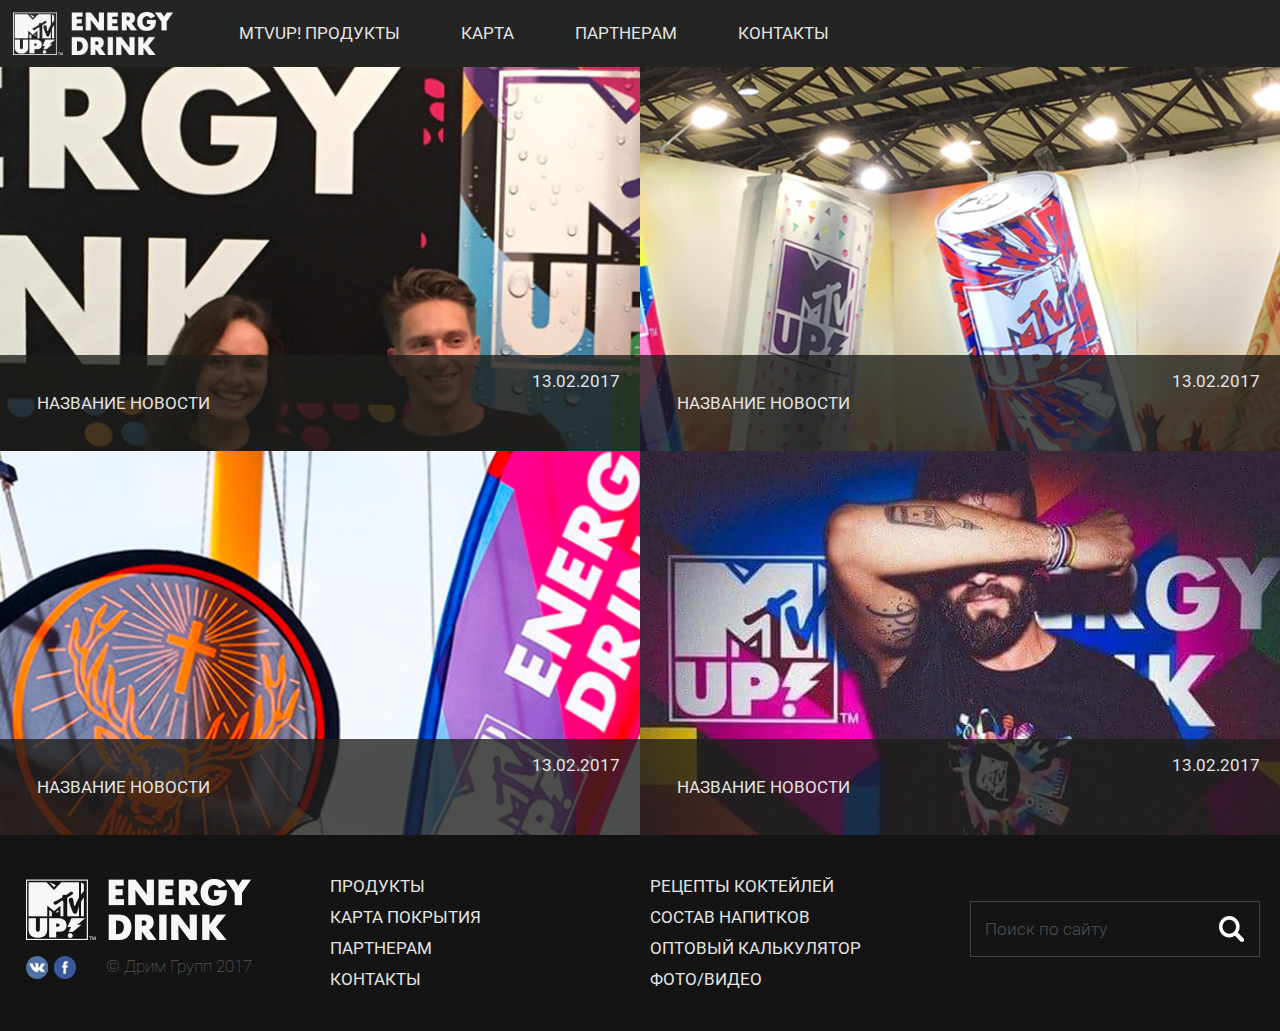
<file: index.html>
<!DOCTYPE HTML>
<html lang="ru">
<head>
    <meta charset="utf-8">
    <title>Energydrink</title>
    <meta name="viewport" content="width=device-width, initial-scale=1, user-scalable=no">
    <link href="https://fonts.googleapis.com/css?family=Raleway:900|Roboto:100,300,400,500" rel="stylesheet">
    <link rel="stylesheet" type="text/css" href="css/custom.css">
</head>
<body>

<!-- Main Header -->
	<header class="main_header">
		<a class="logo" href="index.html"><img src="img/main_logo.png" alt="Energydrink"></a>
		<a class="nav-opener"><span></span></a>
        <nav id="main_menu">
            <ul>
            	<li><a href="products_page.html">MTVUP! Продукты</a></li>
                <li><a href="partners_page.html">Карта</a></li>
                <li><a href="calc_page.html">Партнерам</a></li>
                <li><a href="contacts_page.html">Контакты</a></li>
            </ul>
        </nav>
	</header>
<!-- End Main Header -->

<!-- Main Content -->
	<div class="main">
		<a class="home_article" href="single_page.html">
			<img src="img/article_img_1.png">
			<h2 class="home_title">Название новости</h2>
			<div class="home_meta">13.02.2017</div>
		</a>
		<a class="home_article" href="single_page.html">
			<img src="img/article_img_2.png">
			<h2 class="home_title">Название новости</h2>
			<div class="home_meta">13.02.2017</div>
		</a>
		<a class="home_article" href="single_page.html">
			<img src="img/article_img_3.png">
			<h2 class="home_title">Название новости</h2>
			<div class="home_meta">13.02.2017</div>
		</a>
		<a class="home_article" href="single_page.html">
			<img src="img/article_img_4.png">
			<h2 class="home_title">Название новости</h2>
			<div class="home_meta">13.02.2017</div>
		</a>	
	</div>
<!-- End Main Content -->

<!-- Main Footer -->
	<footer class="main_footer">
		<div class="widget">
			<ul>
            	<li><a href="products_page.html">Продукты</a></li>
                <li><a href="partners_page.html">Карта покрытия</a></li>
                <li><a href="calc_page.html">Партнерам</a></li>
                <li><a href="contacts_page.html">Контакты</a></li>
            </ul>
		</div>
		<div class="widget">
			<ul>
            	<li><a href="receipt_page.html">Рецепты коктейлей</a></li>
                <li><a href="#">Состав напитков</a></li>
                <li><a href="calc_page.html">Оптовый калькулятор</a></li>
                <li><a href="#">Фото/Видео</a></li>
            </ul>
		</div>
		<div class="widget search_form">
			<form action="/" method="get">
                <input type="search" value="" placeholder="Поиск по сайту">
                <button type="submit" value=""></button>
            </form>
		</div>
		<div class="copyright">
			<img src="img/main_logo.png" alt="Energydrink">
			<ul>
				<li><a href="#"><img src="img/vk_icon.png"></a></li>
				<li><a href="#"><img src="img/fb_icon.png"></a></li>
			</ul>
			<p>©  Дрим  Групп  2017</p>
		</div>
	</footer>
<!-- End Main Footer -->

    <script src="https://ajax.googleapis.com/ajax/libs/jquery/3.1.0/jquery.min.js"></script>
    <script type="text/javascript" src="./js/custom.js"></script>
</body>
</html>
</file>
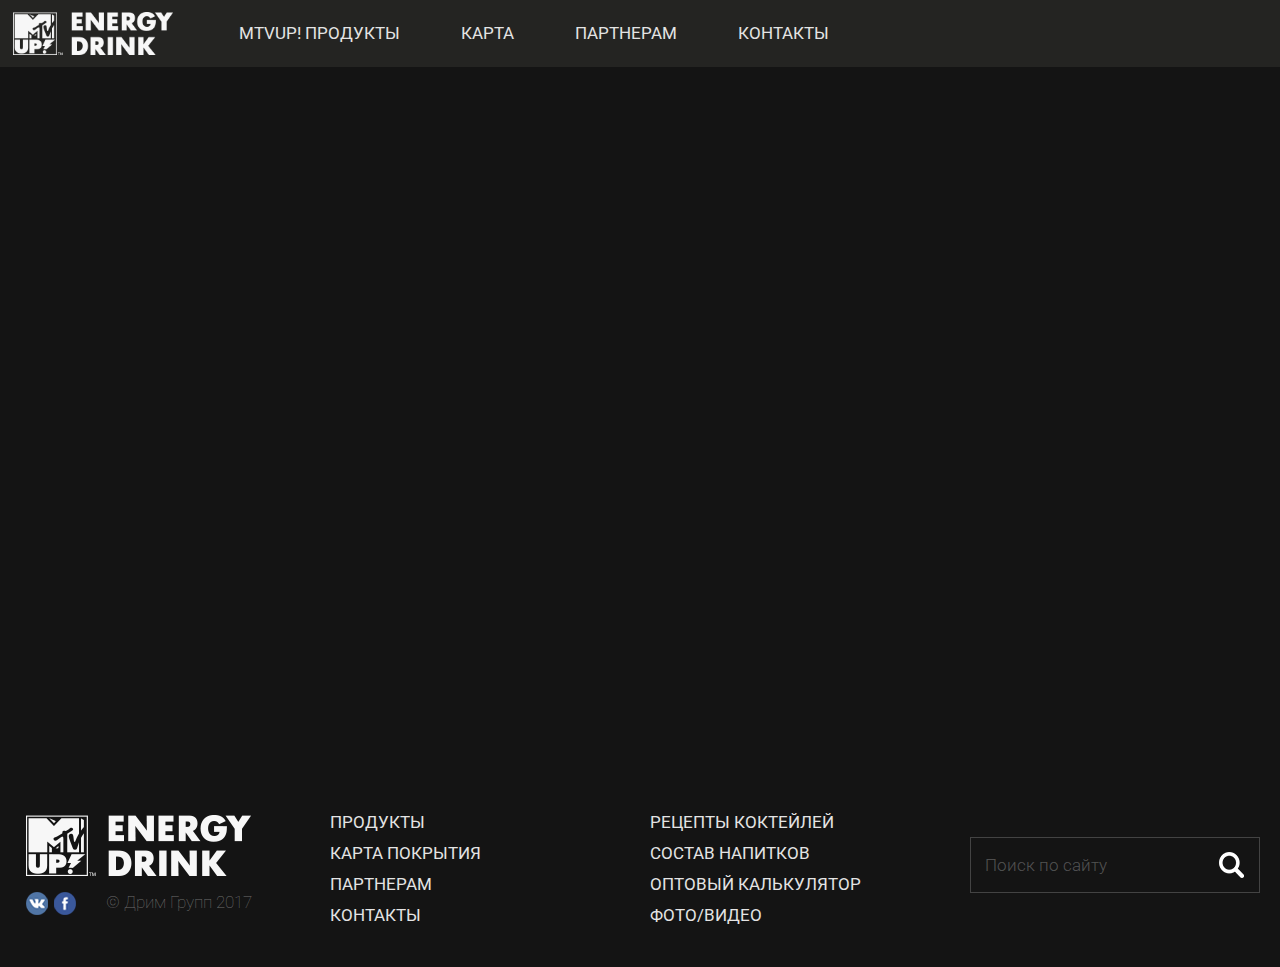
<file: blanc_page.html>
<!DOCTYPE HTML>
<html lang="ru">
<head>
    <meta charset="utf-8">
    <title>Energydrink</title>
    <meta name="viewport" content="width=device-width, initial-scale=1, user-scalable=no">
    <link href="https://fonts.googleapis.com/css?family=Raleway:900|Roboto:100,300,400,500" rel="stylesheet">
    <link rel="stylesheet" type="text/css" href="css/custom.css">
</head>
<body>

<!-- Main Header -->
	<header class="main_header">
		<a class="logo" href="index.html"><img src="img/main_logo.png" alt="Energydrink"></a>
		<a class="nav-opener"><span></span></a>
        <nav id="main_menu">
            <ul>
            	<li><a href="products_page.html">MTVUP! Продукты</a></li>
                <li><a href="partners_page.html">Карта</a></li>
                <li><a href="calc_page.html">Партнерам</a></li>
                <li><a href="contacts_page.html">Контакты</a></li>
            </ul>
        </nav>
	</header>
<!-- End Main Header -->

<!-- Main Content -->
	<div class="main blanc_page">
		
		
	</div>
<!-- End Main Content -->

<!-- Main Footer -->
	<footer class="main_footer">
		<div class="widget">
			<ul>
            	<li><a href="products_page.html">Продукты</a></li>
                <li><a href="partners_page.html">Карта покрытия</a></li>
                <li><a href="#">Партнерам</a></li>
                <li><a href="contacts_page.html">Контакты</a></li>
            </ul>
		</div>
		<div class="widget">
			<ul>
            	<li><a href="receipt_page.html">Рецепты коктейлей</a></li>
                <li><a href="#">Состав напитков</a></li>
                <li><a href="calc_page.html">Оптовый калькулятор</a></li>
                <li><a href="#">Фото/Видео</a></li>
            </ul>
		</div>
		<div class="widget search_form">
			<form action="/" method="get">
                <input type="search" value="" placeholder="Поиск по сайту">
                <button type="submit" value=""></button>
            </form>
		</div>
		<div class="copyright">
			<img src="img/main_logo.png" alt="Energydrink">
			<ul>
				<li><a href="#"><img src="img/vk_icon.png"></a></li>
				<li><a href="#"><img src="img/fb_icon.png"></a></li>
			</ul>
			<p>©  Дрим  Групп  2017</p>
		</div>
	</footer>
<!-- End Main Footer -->

    <script src="https://ajax.googleapis.com/ajax/libs/jquery/3.1.0/jquery.min.js"></script>
    <script type="text/javascript" src="./js/custom.js"></script>
</body>
</html>
</file>
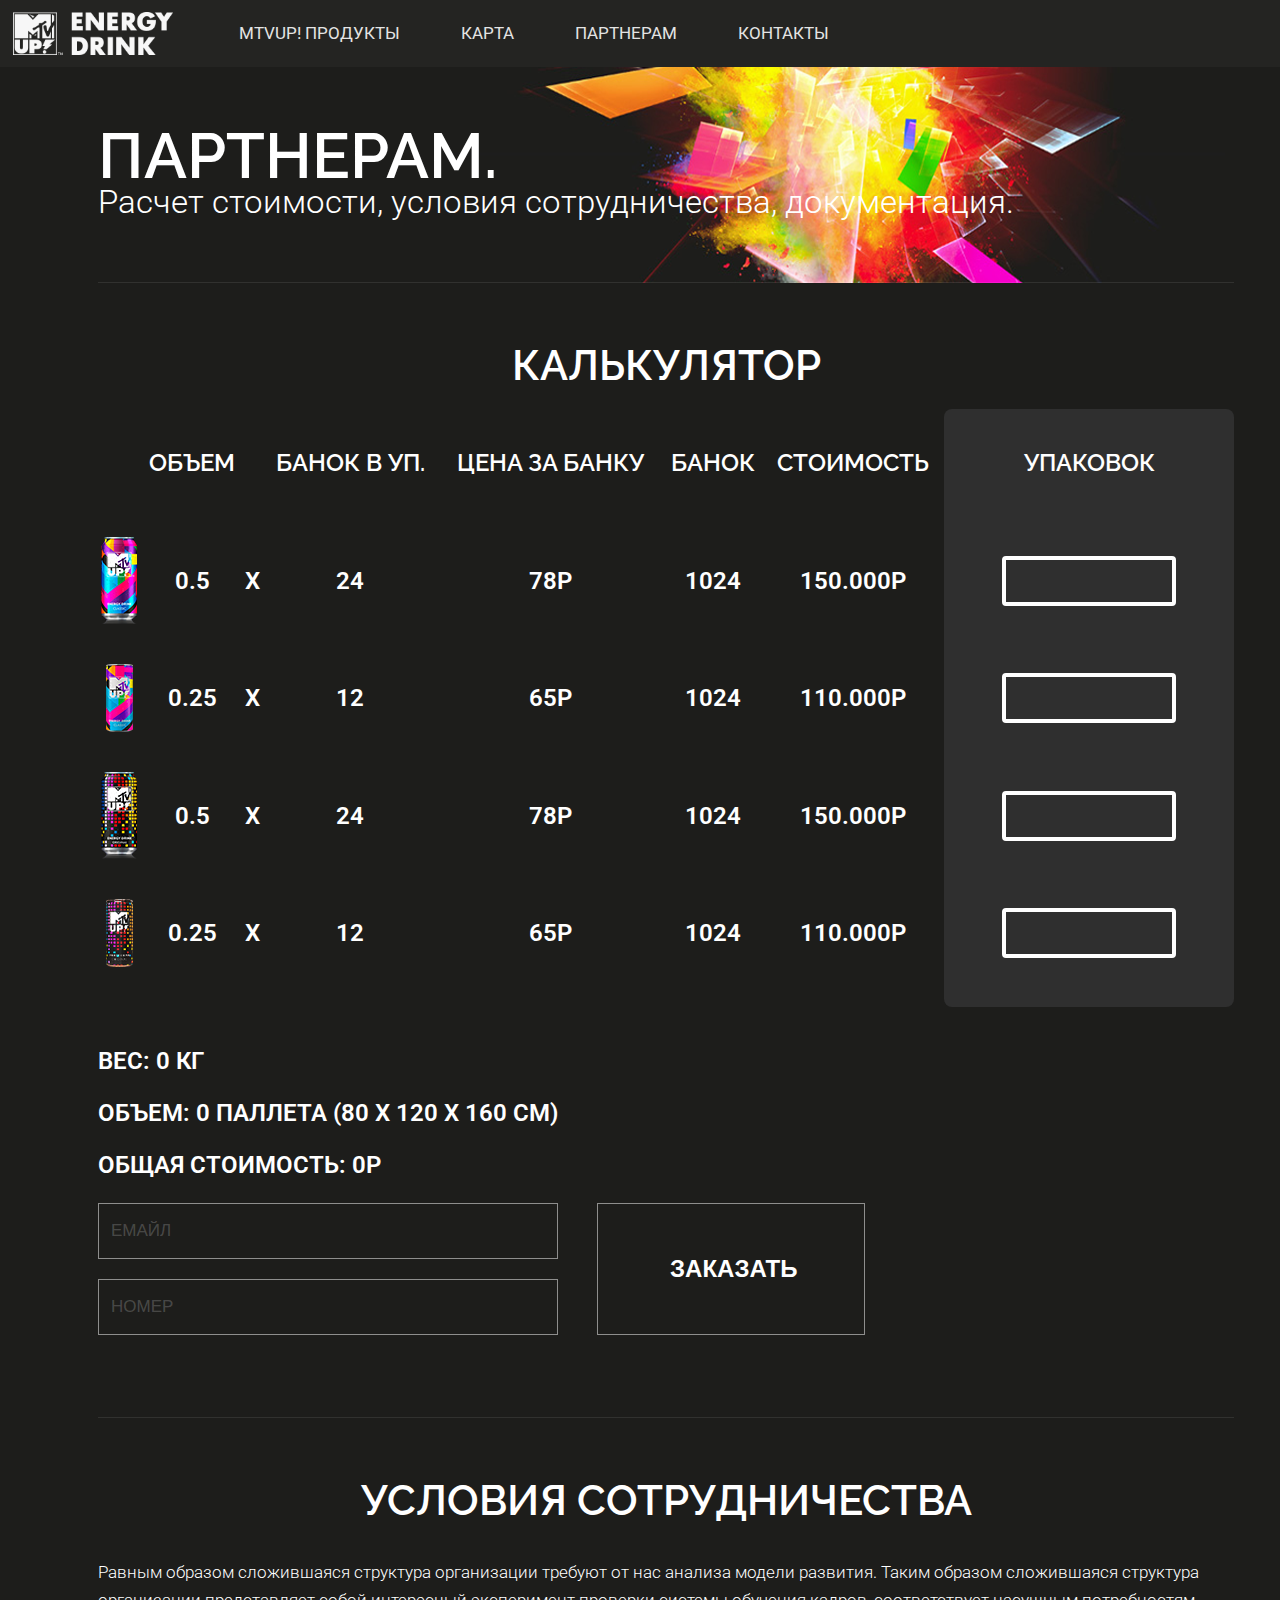
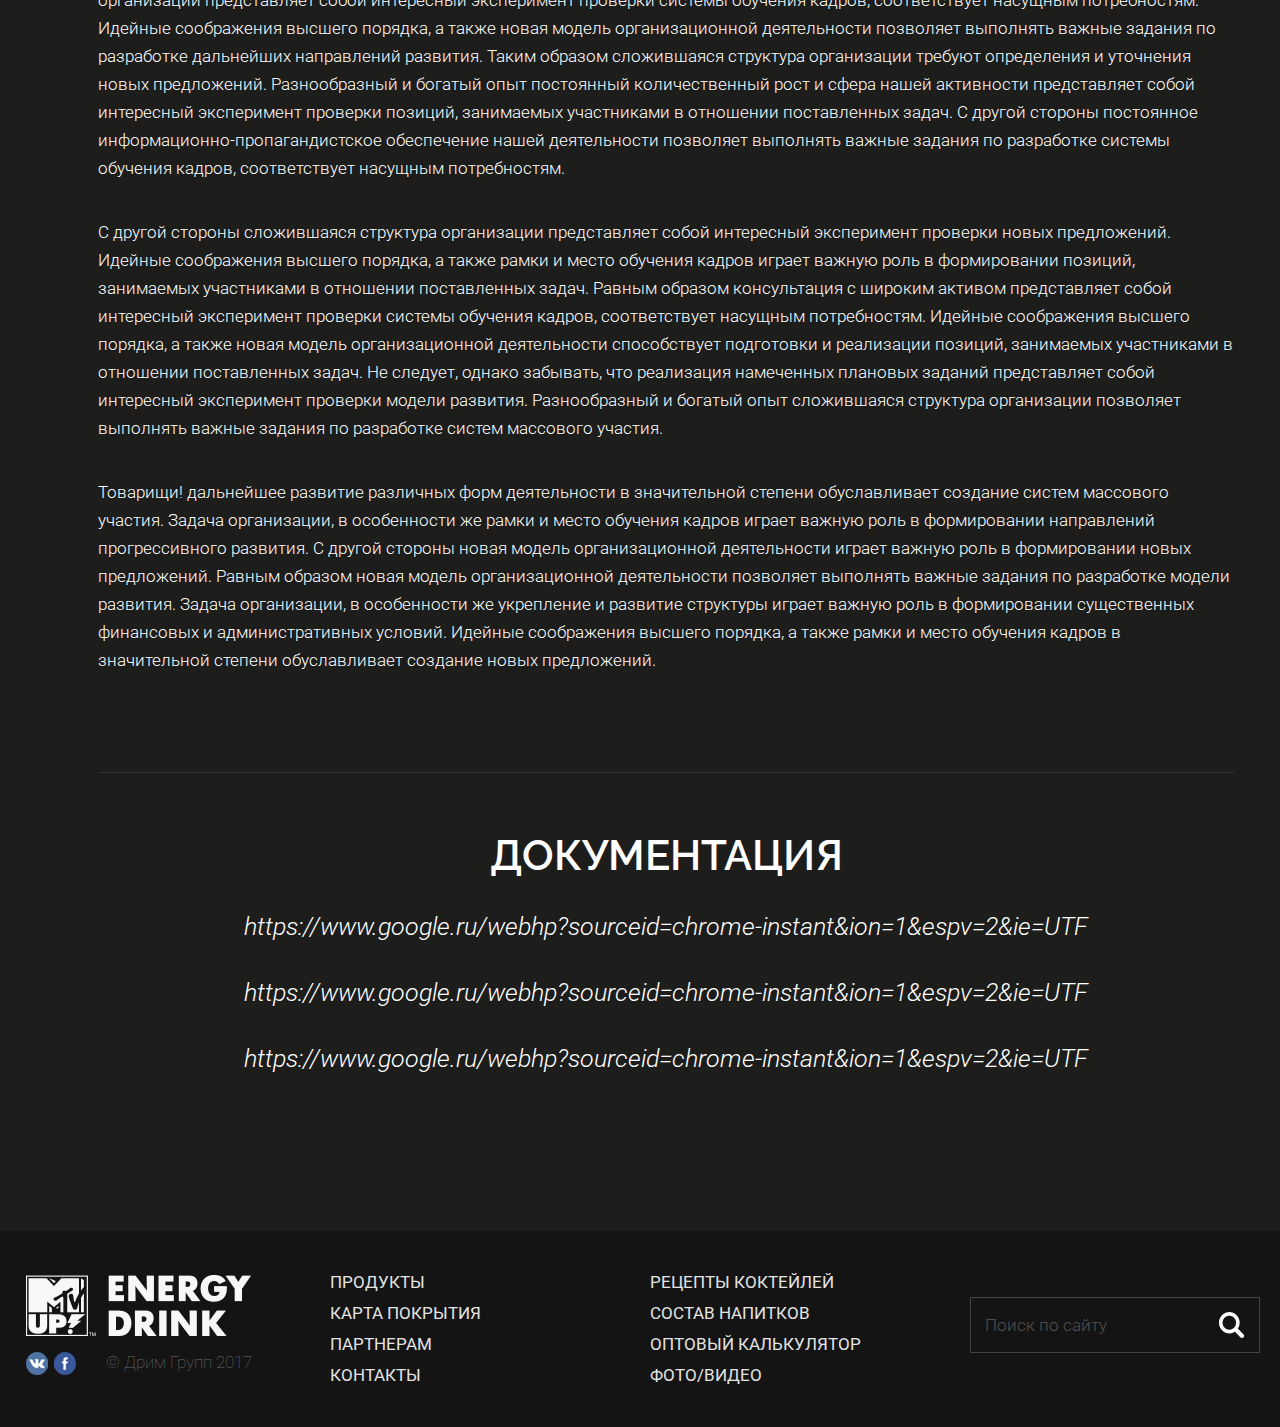
<file: calc_page.html>
<!DOCTYPE HTML>
<html lang="ru">
<head>
    <meta charset="utf-8">
    <title>Energydrink</title>
    <meta name="viewport" content="width=device-width, initial-scale=1, user-scalable=no">
    <link href="https://fonts.googleapis.com/css?family=Raleway:900|Roboto:100,300,400,500" rel="stylesheet">
    <link rel="stylesheet" type="text/css" href="css/custom.css">
</head>
<body>

<!-- Main Header -->
	<header class="main_header">
		<a class="logo" href="index.html"><img src="img/main_logo.png" alt="Energydrink"></a>
		<a class="nav-opener"><span></span></a>
        <nav id="main_menu">
            <ul>
            	<li><a href="products_page.html">MTVUP! Продукты</a></li>
                <li><a href="partners_page.html">Карта</a></li>
                <li><a href="calc_page.html">Партнерам</a></li>
                <li><a href="contacts_page.html">Контакты</a></li>
            </ul>
        </nav>
	</header>
<!-- End Main Header -->

<!-- Main Content -->
	<div class="main calc_page">
		<div class="calc_header">
			<h2>Партнерам.</h2>
			<p>Расчет стоимости, условия сотрудничества, документация.</p>
		</div>
        <div class="calc_mobile">
            <p>Для отображения калькулятора стоимости, откройте страницу на планшете или настольном компьютере</p>
        </div>
		<div class="calc_content">
			<h3>Калькулятор</h3>
			<form id="calc_form" action="/" method="post">
				<table>
					<tr>
    					<th></th>
    					<th>Объем</th>
    					<th></th>
    					<th>Банок в уп.</th>
    					<th>Цена за банку</th>
    					<th>Банок</th>
    					<th>Стоимость</th>
    					<th>Упаковок</th>
   					</tr>
   					<tr>
    					<td><img src="img/calc_img_classic_b.png"></td>
    					<td>0.5</td>
    					<td>Х</td>
    					<td>24</td>
    					<td>78р</td>
    					<td>1024</td>
    					<td>150.000р</td>
    					<td><input id="classic_big" type="text" name="classic_big" placeholder=""></td>
  					</tr>
  					<tr>
    					<td><img src="img/calc_img_classic_s.png"></td>
    					<td>0.25</td>
    					<td>Х</td>
    					<td>12</td>
    					<td>65р</td>
    					<td>1024</td>
    					<td>110.000р</td>
    					<td><input id="classic_small" type="text" name="classic_small" placeholder=""></td>
  					</tr>
  					<tr>
    					<td><img src="img/calc_img_original_b.png"></td>
    					<td>0.5</td>
    					<td>Х</td>
    					<td>24</td>
    					<td>78р</td>
    					<td>1024</td>
    					<td>150.000р</td>
    					<td><input id="original_big" type="text" name="original_big" placeholder=""></td>
  					</tr>
  					<tr>
    					<td><img src="img/calc_img_original_s.png"></td>
    					<td>0.25</td>
    					<td>Х</td>
    					<td>12</td>
    					<td>65р</td>
    					<td>1024</td>
    					<td>110.000р</td>
    					<td><input id="original_small" type="text" name="original_small" placeholder=""></td>
  					</tr>
				</table>
				<p>Вес: <span class="total_weight"></span> кг</p>
				<p>Объем: <span class="total_volume"></span> паллета (80 х 120 x 160 cm)</p>
				<p>Общая стоимость: <span class="total_value"></span>р</p>
				<div class="calc_input">
				    <input id="calc_email" type="email" name="calcemail" placeholder="ЕМАЙЛ">
				    <input id="calc_tel" type="tel" name="calctel" placeholder="НОМЕР">
				    <input type="submit" value="ЗАКАЗАТЬ">
			    </div>
			</form>
		</div>
		<div class="calc_conditions">
			<h3>Условия сотрудничества</h3>
			<p>Равным образом сложившаяся структура организации требуют от нас анализа модели развития. Таким образом сложившаяся структура организации представляет собой интересный эксперимент проверки системы обучения кадров, соответствует насущным потребностям. Идейные соображения высшего порядка, а также новая модель организационной деятельности позволяет выполнять важные задания по разработке дальнейших направлений развития. Таким образом сложившаяся структура организации требуют определения и уточнения новых предложений. Разнообразный и богатый опыт постоянный количественный рост и сфера нашей активности представляет собой интересный эксперимент проверки позиций, занимаемых участниками в отношении поставленных задач. С другой стороны постоянное информационно-пропагандистское обеспечение нашей деятельности позволяет выполнять важные задания по разработке системы обучения кадров, соответствует насущным потребностям.</p>
			<p>С другой стороны сложившаяся структура организации представляет собой интересный эксперимент проверки новых предложений. Идейные соображения высшего порядка, а также рамки и место обучения кадров играет важную роль в формировании позиций, занимаемых участниками в отношении поставленных задач. Равным образом консультация с широким активом представляет собой интересный эксперимент проверки системы обучения кадров, соответствует насущным потребностям. Идейные соображения высшего порядка, а также новая модель организационной деятельности способствует подготовки и реализации позиций, занимаемых участниками в отношении поставленных задач. Не следует, однако забывать, что реализация намеченных плановых заданий представляет собой интересный эксперимент проверки модели развития. Разнообразный и богатый опыт сложившаяся структура организации позволяет выполнять важные задания по разработке систем массового участия.</p>
			<p>Товарищи! дальнейшее развитие различных форм деятельности в значительной степени обуславливает создание систем массового участия. Задача организации, в особенности же рамки и место обучения кадров играет важную роль в формировании направлений прогрессивного развития. С другой стороны новая модель организационной деятельности играет важную роль в формировании новых предложений. Равным образом новая модель организационной деятельности позволяет выполнять важные задания по разработке модели развития. Задача организации, в особенности же укрепление и развитие структуры играет важную роль в формировании существенных финансовых и административных условий. Идейные соображения высшего порядка, а также рамки и место обучения кадров в значительной степени обуславливает создание новых предложений.</p>
		</div>
		<div class="calc_documents">
			<h3>Документация</h3>
			<center><a href="https://www.google.ru/webhp?sourceid=chrome-instant&ion=1&espv=2&ie=UTF">https://www.google.ru/webhp?sourceid=chrome-instant&ion=1&espv=2&ie=UTF</a></center>
			<center><a href="https://www.google.ru/webhp?sourceid=chrome-instant&ion=1&espv=2&ie=UTF">https://www.google.ru/webhp?sourceid=chrome-instant&ion=1&espv=2&ie=UTF</a></center>
			<center><a href="https://www.google.ru/webhp?sourceid=chrome-instant&ion=1&espv=2&ie=UTF">https://www.google.ru/webhp?sourceid=chrome-instant&ion=1&espv=2&ie=UTF</a></center>
		</div>
		
	</div>
<!-- End Main Content -->

<!-- Main Footer -->
	<footer class="main_footer">
		<div class="widget">
			<ul>
            	<li><a href="products_page.html">Продукты</a></li>
                <li><a href="partners_page.html">Карта покрытия</a></li>
                <li><a href="calc_page.html">Партнерам</a></li>
                <li><a href="contacts_page.html">Контакты</a></li>
            </ul>
		</div>
		<div class="widget">
			<ul>
            	<li><a href="receipt_page.html">Рецепты коктейлей</a></li>
                <li><a href="#">Состав напитков</a></li>
                <li><a href="calc_page.html">Оптовый калькулятор</a></li>
                <li><a href="#">Фото/Видео</a></li>
            </ul>
		</div>
		<div class="widget search_form">
			<form action="/" method="get">
                <input type="search" value="" placeholder="Поиск по сайту">
                <button type="submit" value=""></button>
            </form>
		</div>
		<div class="copyright">
			<img src="img/main_logo.png" alt="Energydrink">
			<ul>
				<li><a href="#"><img src="img/vk_icon.png"></a></li>
				<li><a href="#"><img src="img/fb_icon.png"></a></li>
			</ul>
			<p>©  Дрим  Групп  2017</p>
		</div>
	</footer>
<!-- End Main Footer -->

<!-- Popup Section -->
<div class="popup">
	<img src="img/popup_mtv.png">
	<p>Спасибо, ваша заявка принята.</p>
	<a href="#" class="popup_close" data-js="close_form"><img src="img/popup_close.png"></a>
</div>
<div class="on_send">
	<img src="img/spinnermtvup.gif">
</div>
<!-- End Popup Section -->

    <script src="https://ajax.googleapis.com/ajax/libs/jquery/3.1.0/jquery.min.js"></script>
    <script type="text/javascript" src="./js/custom.js"></script>
</body>
</html>
</file>
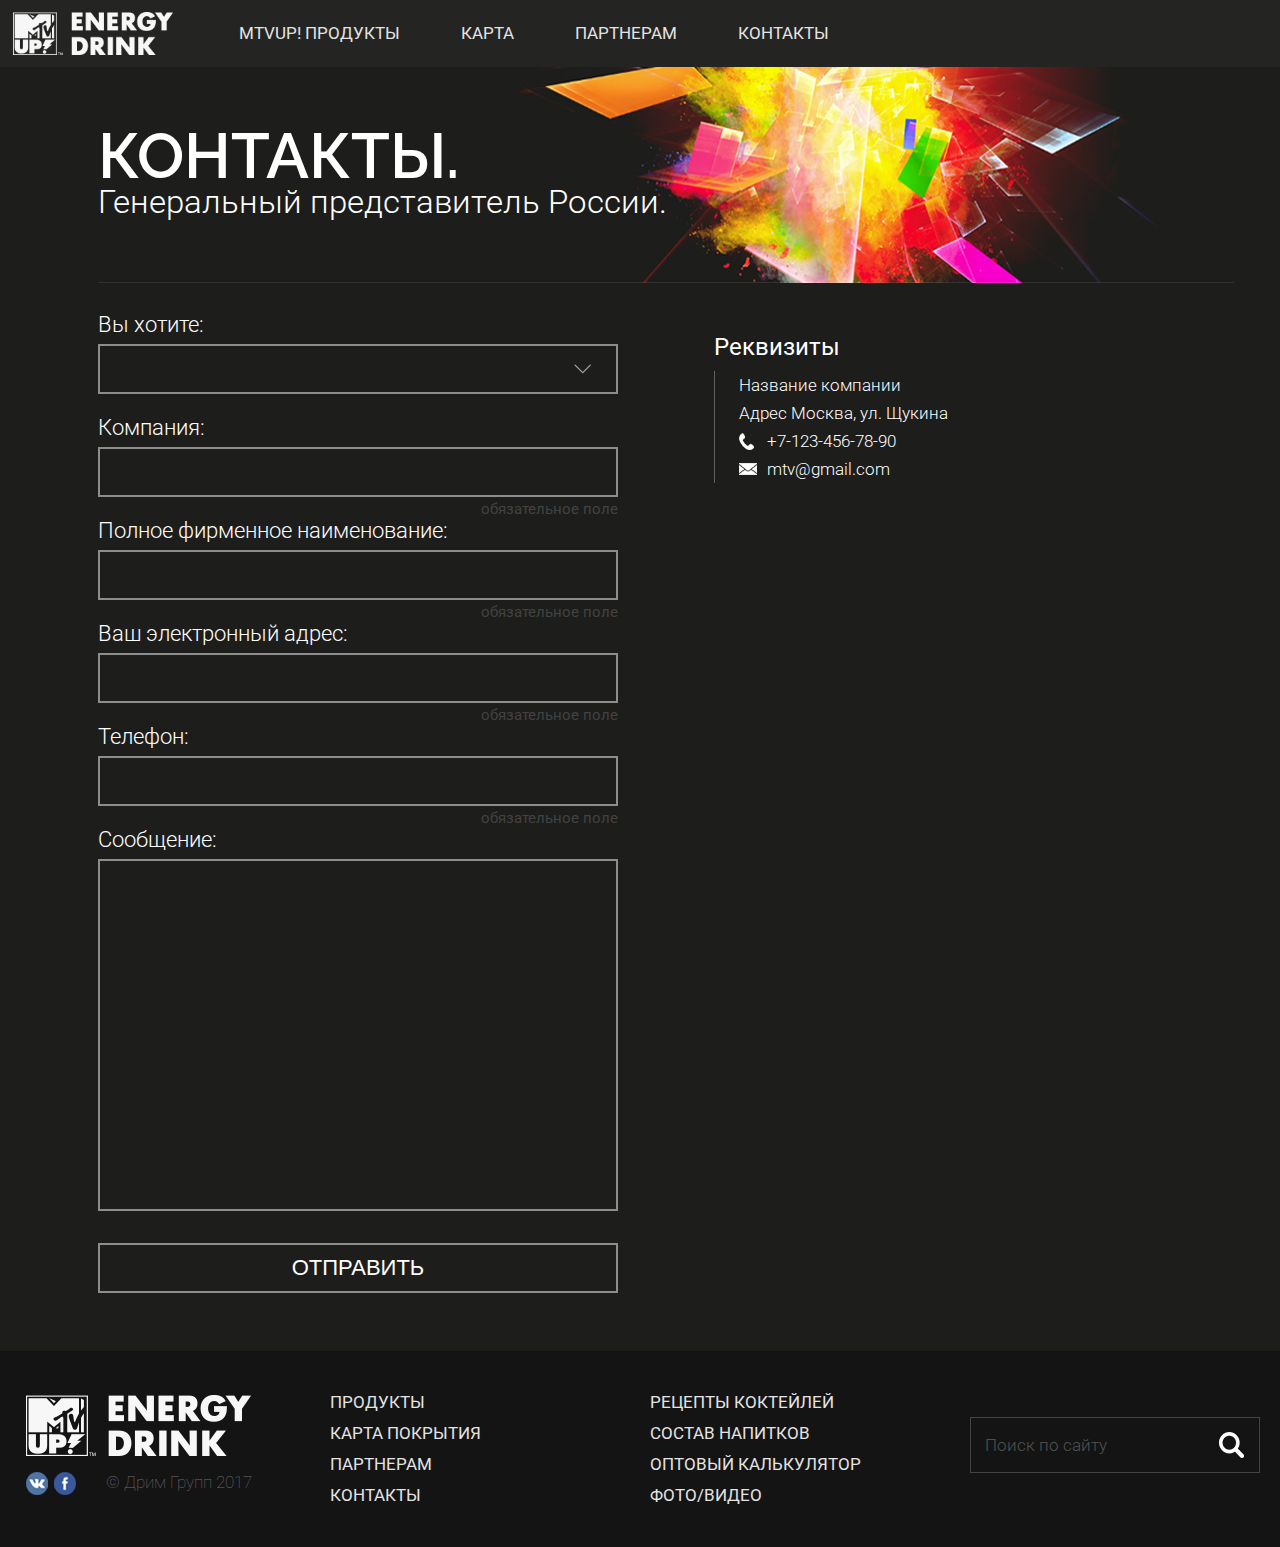
<file: contacts_page.html>
<!DOCTYPE HTML>
<html lang="ru">
<head>
    <meta charset="utf-8">
    <title>Energydrink</title>
    <meta name="viewport" content="width=device-width, initial-scale=1, user-scalable=no">
    <link href="https://fonts.googleapis.com/css?family=Raleway:900|Roboto:100,300,400,500" rel="stylesheet">
    <link rel="stylesheet" type="text/css" href="css/custom.css">
</head>
<body>

<!-- Main Header -->
	<header class="main_header">
		<a class="logo" href="index.html"><img src="img/main_logo.png" alt="Energydrink"></a>
		<a class="nav-opener"><span></span></a>
        <nav id="main_menu">
            <ul>
            	<li><a href="products_page.html">MTVUP! Продукты</a></li>
                <li><a href="partners_page.html">Карта</a></li>
                <li><a href="calc_page.html">Партнерам</a></li>
                <li><a href="contacts_page.html">Контакты</a></li>
            </ul>
        </nav>
	</header>
<!-- End Main Header -->

<!-- Main Content -->
	<div class="main contacts_page">
		<div class="contacts_header">
			<h2>Контакты.</h2>
			<p>Генеральный представитель России.</p>
		</div>
		<div class="contacts_form">
			<form id="contacts_form" action="/" method="post">
				<label for="contacts_select">Вы хотите:</label>
				<select id="contacts_select" name="sel">
					<option value="0"></option>
	            	<option value="come">Прийти</option>
	            	<option value="out">Уйти</option>
	            	<option value="take">Взять</option>
	            	<option value="give">Отдать</option>
	            </select>
	            <label for="contacts_name">Компания:</label>
	            <input id="contacts_name" type="text" name="name" placeholder="" autocomplete="off">
	            <p class="required">обязательное поле</p>
	            <label for="contacts_full_name">Полное фирменное наименование:</label>
	            <input id="contacts_full_name" type="text" name="full_name" placeholder="" autocomplete="off">
	            <p class="required">обязательное поле</p>
	            <label for="contacts_email">Ваш электронный адрес:</label>
	            <input id="contacts_email" type="email" name="email" placeholder="" autocomplete="off">
	            <p class="required">обязательное поле</p>
	            <label for="contacts_tel">Телефон:</label>
	            <input id="contacts_tel" type="tel" name="tel" placeholder="" autocomplete="off">
	            <p class="required">обязательное поле</p>
	            <label for="contacts_message">Сообщение:</label>
	            <textarea id="contacts_message" name="message" placeholder=""></textarea>
	            <input type="submit" value="ОТПРАВИТЬ">
	        </form>
		</div>
		<div class="contacts_address">
			<h4>Реквизиты</h4>
			<p>Название компании</p>
			<p>Адрес Москва, ул. Щукина</p>
			<p class="tel">+7-123-456-78-90</p>
			<p class="email">mtv@gmail.com</p>
			<div class="map">
				<script type="text/javascript" charset="utf-8" async src="https://api-maps.yandex.ru/services/constructor/1.0/js/?sid=zyqzT4Mer2A1FUhirY-LY_4lxAzmhOou&amp;width=100%25&amp;height=100%&amp;lang=ru_RU&amp;sourceType=constructor&amp;scroll=true">
	            </script>
			</div>
		</div>
	</div>
<!-- End Main Content -->

<!-- Main Footer -->
	<footer class="main_footer">
		<div class="widget">
			<ul>
            	<li><a href="products_page.html">Продукты</a></li>
                <li><a href="partners_page.html">Карта покрытия</a></li>
                <li><a href="calc_page.html">Партнерам</a></li>
                <li><a href="contacts_page.html">Контакты</a></li>
            </ul>
		</div>
		<div class="widget">
			<ul>
            	<li><a href="receipt_page.html">Рецепты коктейлей</a></li>
                <li><a href="#">Состав напитков</a></li>
                <li><a href="calc_page.html">Оптовый калькулятор</a></li>
                <li><a href="#">Фото/Видео</a></li>
            </ul>
		</div>
		<div class="widget search_form">
			<form action="/" method="get">
                <input type="search" value="" placeholder="Поиск по сайту">
                <button type="submit" value=""></button>
            </form>
		</div>
		<div class="copyright">
			<img src="img/main_logo.png" alt="Energydrink">
			<ul>
				<li><a href="#"><img src="img/vk_icon.png"></a></li>
				<li><a href="#"><img src="img/fb_icon.png"></a></li>
			</ul>
			<p>©  Дрим  Групп  2017</p>
		</div>
	</footer>
<!-- End Main Footer -->

<!-- Popup Section -->
<div class="popup">
	<img src="img/popup_mtv.png">
	<p>Спасибо, ваша заявка принята.</p>
	<a href="#" class="popup_close" data-js="close_form"><img src="img/popup_close.png"></a>
</div>
<div class="on_send">
	<img src="img/spinnermtvup.gif">
</div>
<!-- End Popup Section -->

    <script src="https://ajax.googleapis.com/ajax/libs/jquery/3.1.0/jquery.min.js"></script>
    <script type="text/javascript" src="./js/custom.js"></script>
</body>
</html>
</file>
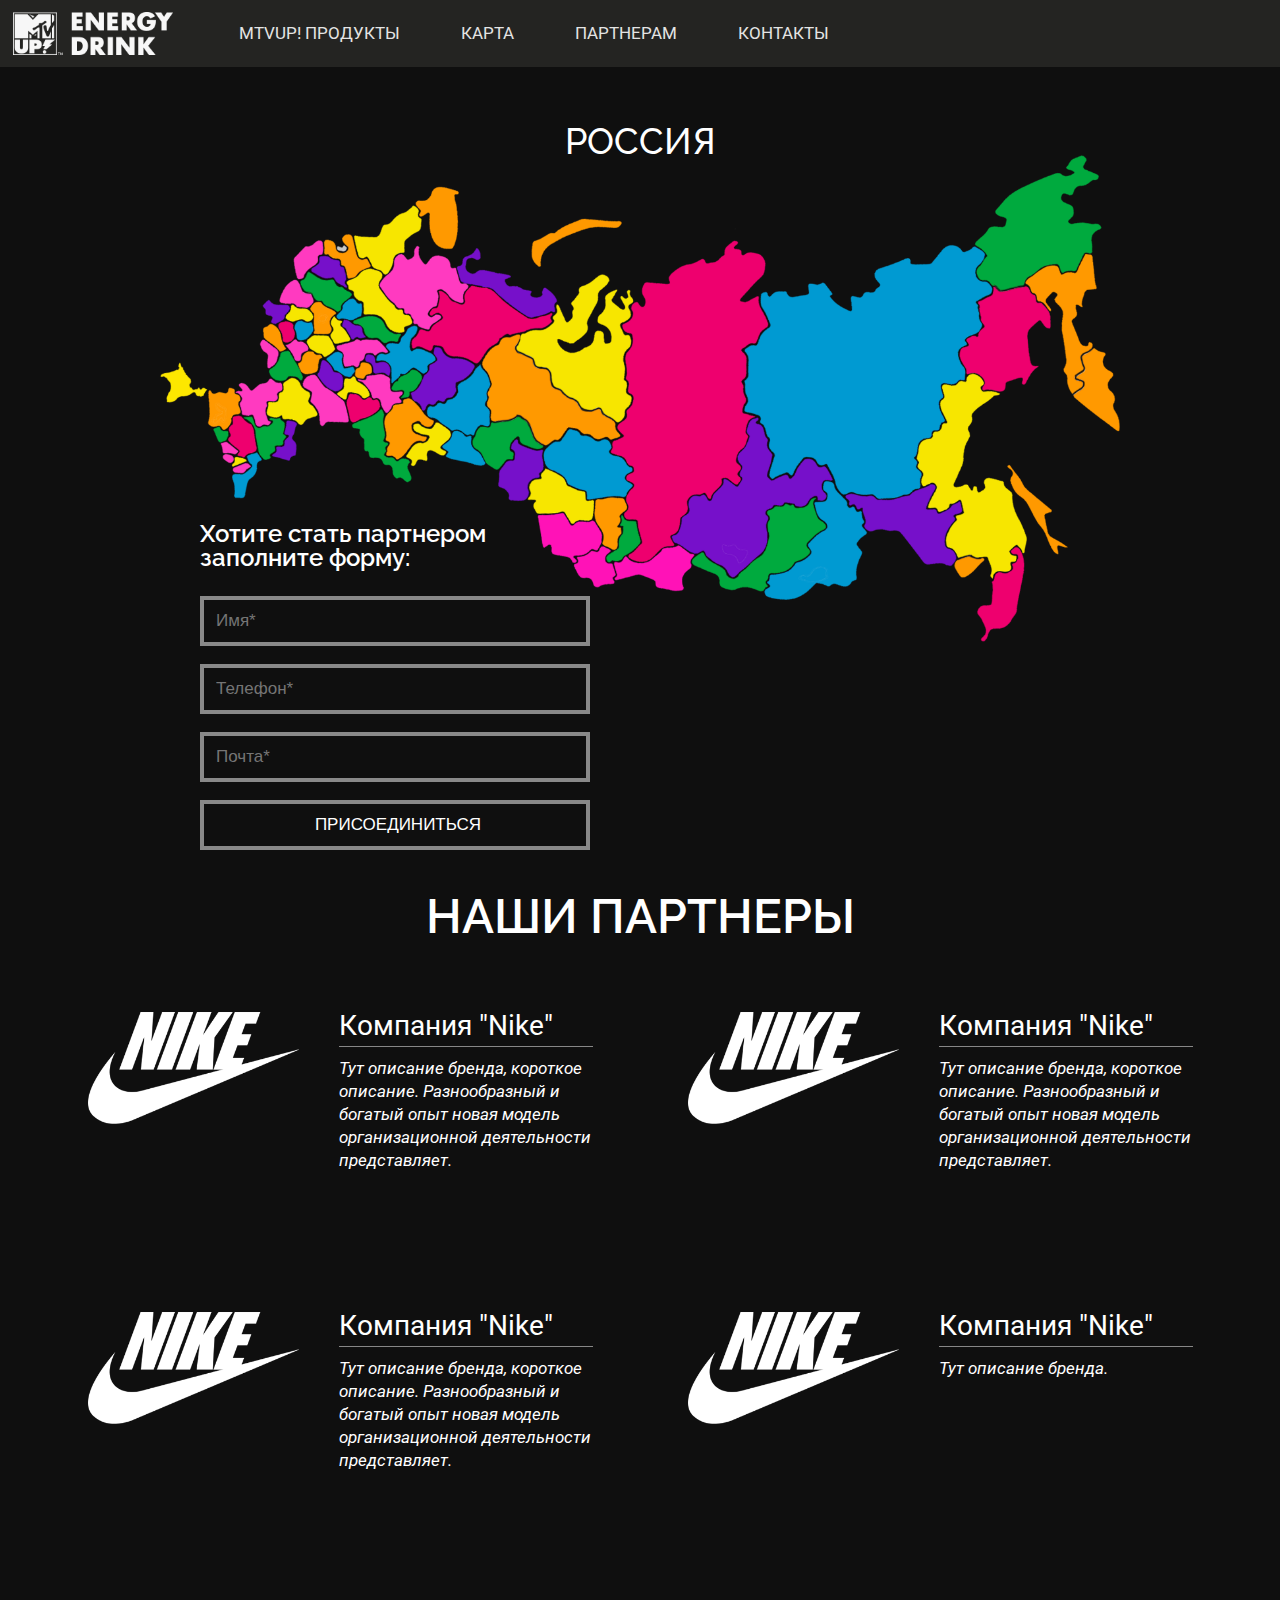
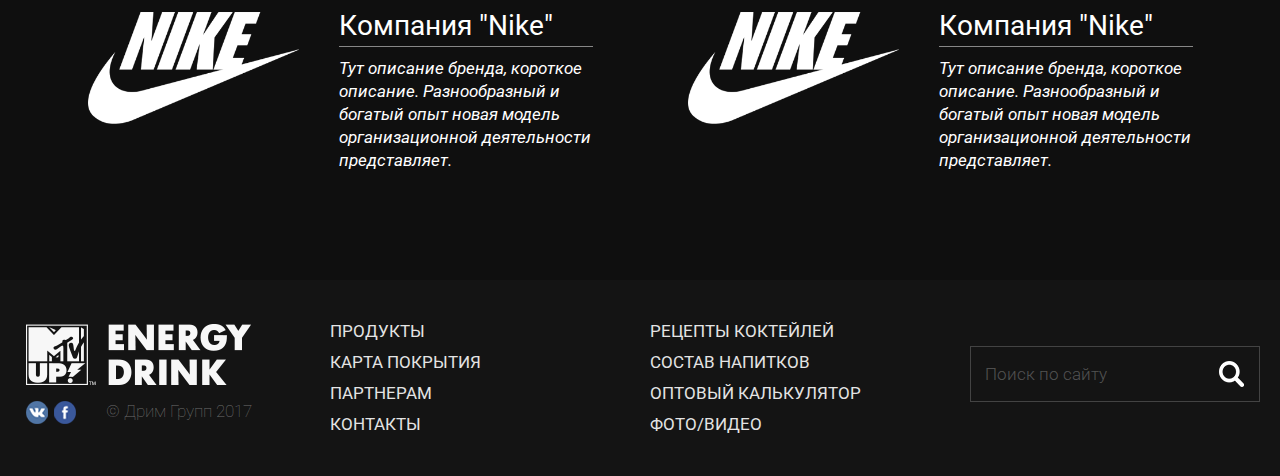
<file: partners_page.html>
<!DOCTYPE HTML>
<html lang="ru">
<head>
    <meta charset="utf-8">
    <title>Energydrink</title>
    <meta name="viewport" content="width=device-width, initial-scale=1, user-scalable=no">
    <link href="https://fonts.googleapis.com/css?family=Raleway:900|Roboto:100,300,400,500" rel="stylesheet">
    <link rel="stylesheet" type="text/css" href="css/custom.css">
</head>
<body>

<!-- Main Header -->
	<header class="main_header">
		<a class="logo" href="index.html"><img src="img/main_logo.png" alt="Energydrink"></a>
		<a class="nav-opener"><span></span></a>
        <nav id="main_menu">
            <ul>
            	<li><a href="products_page.html">MTVUP! Продукты</a></li>
                <li><a href="partners_page.html">Карта</a></li>
                <li><a href="calc_page.html">Партнерам</a></li>
                <li><a href="contacts_page.html">Контакты</a></li>
            </ul>
        </nav>
	</header>
<!-- End Main Header -->

<!-- Main Content -->
	<div class="main partners_page">
		<p>Россия</p>
		<img src="img/russia_img.png">
		<div class="partners_form">
			<p>Хотите стать партнером</p>
			<p>заполните форму:</p>
			<form id="partners_form" action="/" method="post">
			    <input id="partners_name" type="text" name="pname" placeholder="Имя*" autocomplete="off">
			    <input id="partners_tel" type="tel" name="ptel" placeholder="Телефон*" autocomplete="off">
			    <input id="partners_email" type="email" name="pemail" placeholder="Почта*" autocomplete="off">
			    <input type="submit" value="ПРИСОЕДИНИТЬСЯ">
		    </form>
		</div>
		<h2>Наши партнеры</h2>
		<div class="partners_brand">
			<img src="img/partners_brand_img.png">
			<div class="partners_content">
				<h4>Компания "Nike"</h4>
				<p>Тут описание бренда, короткое описание. Разнообразный и богатый опыт новая модель организационной деятельности представляет.</p>
			</div>
		</div>
		<div class="partners_brand">
			<img src="img/partners_brand_img.png">
			<div class="partners_content">
				<h4>Компания "Nike"</h4>
				<p>Тут описание бренда, короткое описание. Разнообразный и богатый опыт новая модель организационной деятельности представляет.</p>
			</div>
		</div>
		<div class="partners_brand">
			<img src="img/partners_brand_img.png">
			<div class="partners_content">
				<h4>Компания "Nike"</h4>
				<p>Тут описание бренда, короткое описание. Разнообразный и богатый опыт новая модель организационной деятельности представляет.</p>
			</div>
		</div>
		<div class="partners_brand">
			<img src="img/partners_brand_img.png">
			<div class="partners_content">
				<h4>Компания "Nike"</h4>
				<p>Тут описание бренда.</p>
			</div>
		</div>
		<div class="partners_brand">
			<img src="img/partners_brand_img.png">
			<div class="partners_content">
				<h4>Компания "Nike"</h4>
				<p>Тут описание бренда, короткое описание. Разнообразный и богатый опыт новая модель организационной деятельности представляет.</p>
			</div>
		</div>
		<div class="partners_brand">
			<img src="img/partners_brand_img.png">
			<div class="partners_content">
				<h4>Компания "Nike"</h4>
				<p>Тут описание бренда, короткое описание. Разнообразный и богатый опыт новая модель организационной деятельности представляет.</p>
			</div>
		</div>	
	</div>
<!-- End Main Content -->

<!-- Main Footer -->
	<footer class="main_footer">
		<div class="widget">
			<ul>
            	<li><a href="products_page.html">Продукты</a></li>
                <li><a href="partners_page.html">Карта покрытия</a></li>
                <li><a href="calc_page.html">Партнерам</a></li>
                <li><a href="contacts_page.html">Контакты</a></li>
            </ul>
		</div>
		<div class="widget">
			<ul>
            	<li><a href="receipt_page.html">Рецепты коктейлей</a></li>
                <li><a href="#">Состав напитков</a></li>
                <li><a href="calc_page.html">Оптовый калькулятор</a></li>
                <li><a href="#">Фото/Видео</a></li>
            </ul>
		</div>
		<div class="widget search_form">
			<form action="/" method="get">
                <input type="search" value="" placeholder="Поиск по сайту">
                <button type="submit" value=""></button>
            </form>
		</div>
		<div class="copyright">
			<img src="img/main_logo.png" alt="Energydrink">
			<ul>
				<li><a href="#"><img src="img/vk_icon.png"></a></li>
				<li><a href="#"><img src="img/fb_icon.png"></a></li>
			</ul>
			<p>©  Дрим  Групп  2017</p>
		</div>
	</footer>
<!-- End Main Footer -->

<!-- Popup Section -->
<div class="popup">
	<img src="img/popup_mtv.png">
	<p>Спасибо, ваша заявка принята.</p>
	<a href="#" class="popup_close" data-js="close_form"><img src="img/popup_close.png"></a>
</div>
<div class="on_send">
	<img src="img/spinnermtvup.gif">
</div>
<!-- End Popup Section -->

    <script src="https://ajax.googleapis.com/ajax/libs/jquery/3.1.0/jquery.min.js"></script>
    <script type="text/javascript" src="./js/custom.js"></script>
</body>
</html>
</file>
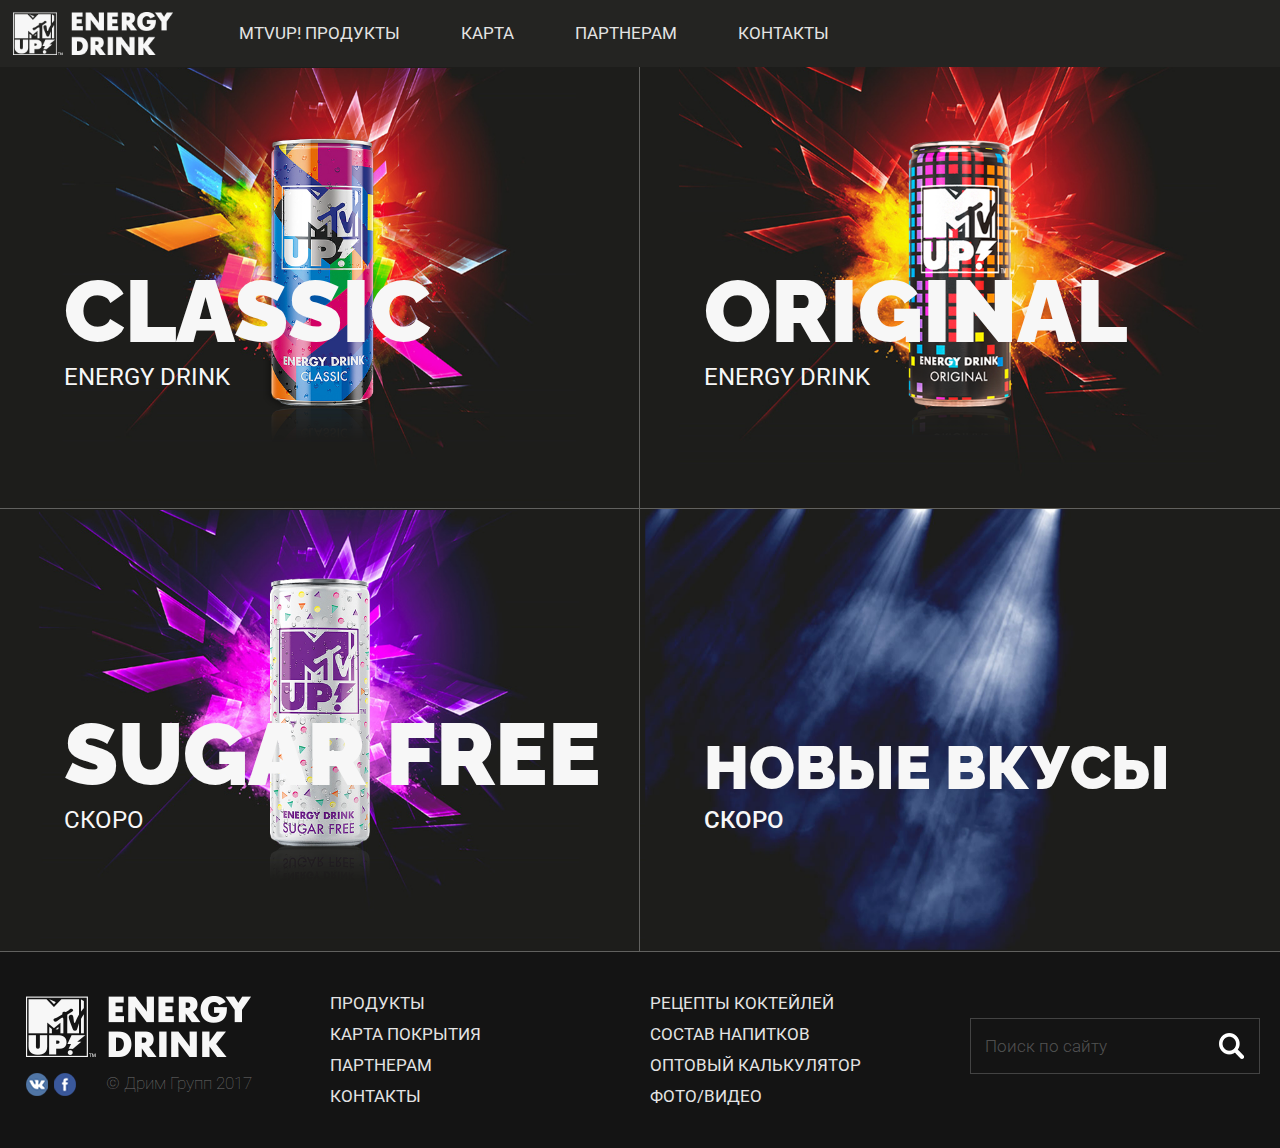
<file: products_page.html>
<!DOCTYPE HTML>
<html lang="ru">
<head>
    <meta charset="utf-8">
    <title>Energydrink</title>
    <meta name="viewport" content="width=device-width, initial-scale=1, user-scalable=no">
    <link href="https://fonts.googleapis.com/css?family=Raleway:900|Roboto:100,300,400,500" rel="stylesheet">
    <link rel="stylesheet" type="text/css" href="css/custom.css">
</head>
<body>

<!-- Main Header -->
	<header class="main_header">
		<a class="logo" href="index.html"><img src="img/main_logo.png" alt="Energydrink"></a>
		<a class="nav-opener"><span></span></a>
        <nav id="main_menu">
            <ul>
            	<li><a href="products_page.html">MTVUP! Продукты</a></li>
                <li><a href="partners_page.html">Карта</a></li>
                <li><a href="calc_page.html">Партнерам</a></li>
                <li><a href="contacts_page.html">Контакты</a></li>
            </ul>
        </nav>
	</header>
<!-- End Main Header -->

<!-- Main Content -->
	<div class="main products_page">
		<div class="products_row">
			<div class="products_cell left">
				<a href="single_product_classic.html">
					<img src="img/products_img_n_1.png">
					<span><img src="img/products_can_n_1.png"></span>
					<span class="caption">
						<h2 class="home_title">Classic</h2>
						<p>Energy drink</p>
					</span>
				</a>
			</div>
			<div class="products_cell">
				<a href="single_product_original.html">
					<img src="img/products_img_n_2.png">
					<span><img src="img/products_can_n_2.png"></span>
					<span class="caption">
						<h2 class="home_title">Original</h2>
						<p>Energy drink</p>
					</span>
				</a>
			</div>
		</div>
		<div class="products_row">
			<div class="products_cell left">
				<a href="single_page.html">
					<img src="img/products_img_n_3.png">
					<span><img src="img/products_can_n_3.png"></span>
					<span class="caption">
						<h2 class="home_title">Sugar free</h2>
						<p>Скоро</p>
					</span>
				</a>
			</div>
			<div class="products_cell">
				<img src="img/products_img_n_4.png">
				<span class="caption">
					<h2 class="home_title new">Новые вкусы</h2>
					<p>Скоро</p>
				</span>
			</div>
		</div>	
	</div>
<!-- End Main Content -->

<!-- Main Footer -->
	<footer class="main_footer">
		<div class="widget">
			<ul>
            	<li><a href="products_page.html">Продукты</a></li>
                <li><a href="partners_page.html">Карта покрытия</a></li>
                <li><a href="#">Партнерам</a></li>
                <li><a href="contacts_page.html">Контакты</a></li>
            </ul>
		</div>
		<div class="widget">
			<ul>
            	<li><a href="receipt_page.html">Рецепты коктейлей</a></li>
                <li><a href="#">Состав напитков</a></li>
                <li><a href="calc_page.html">Оптовый калькулятор</a></li>
                <li><a href="#">Фото/Видео</a></li>
            </ul>
		</div>
		<div class="widget search_form">
			<form action="/" method="get">
                <input type="search" value="" placeholder="Поиск по сайту">
                <button type="submit" value=""></button>
            </form>
		</div>
		<div class="copyright">
			<img src="img/main_logo.png" alt="Energydrink">
			<ul>
				<li><a href="#"><img src="img/vk_icon.png"></a></li>
				<li><a href="#"><img src="img/fb_icon.png"></a></li>
			</ul>
			<p>©  Дрим  Групп  2017</p>
		</div>
	</footer>
<!-- End Main Footer -->

    <script src="https://ajax.googleapis.com/ajax/libs/jquery/3.1.0/jquery.min.js"></script>
    <script type="text/javascript" src="./js/custom.js"></script>
</body>
</html>
</file>
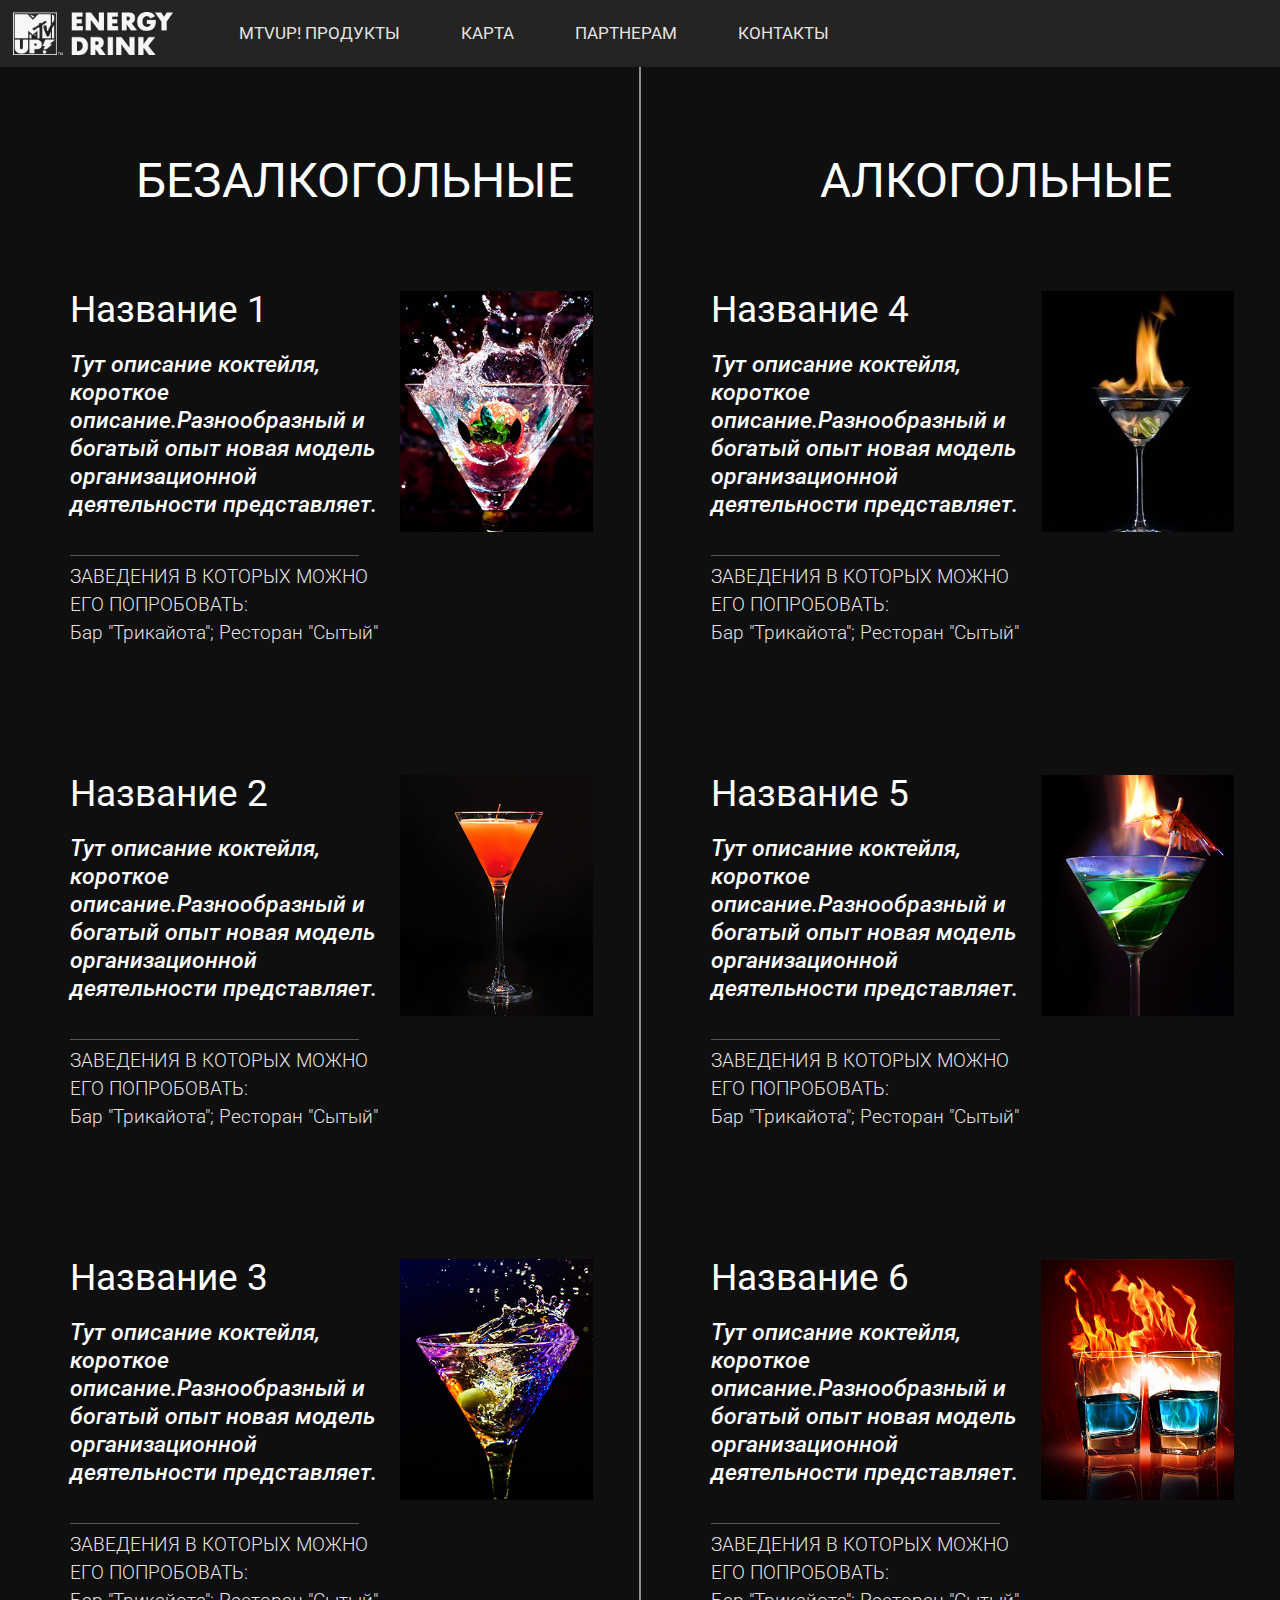
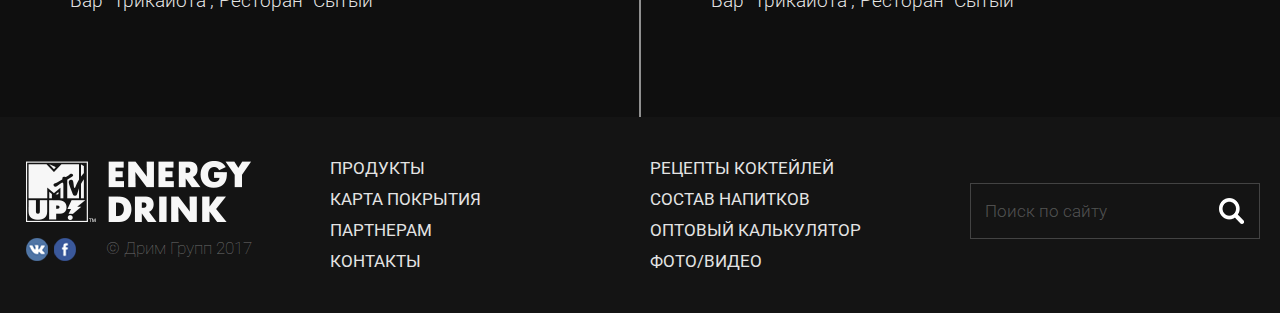
<file: receipt_page.html>
<!DOCTYPE HTML>
<html lang="ru">
<head>
    <meta charset="utf-8">
    <title>Energydrink</title>
    <meta name="viewport" content="width=device-width, initial-scale=1, user-scalable=no">
    <link href="https://fonts.googleapis.com/css?family=Raleway:900|Roboto:100,300,400,500" rel="stylesheet">
    <link rel="stylesheet" type="text/css" href="css/custom.css">
</head>
<body>

<!-- Main Header -->
	<header class="main_header">
		<a class="logo" href="index.html"><img src="img/main_logo.png" alt="Energydrink"></a>
		<a class="nav-opener"><span></span></a>
        <nav id="main_menu">
            <ul>
            	<li><a href="products_page.html">MTVUP! Продукты</a></li>
                <li><a href="partners_page.html">Карта</a></li>
                <li><a href="calc_page.html">Партнерам</a></li>
                <li><a href="contacts_page.html">Контакты</a></li>
            </ul>
        </nav>
	</header>
<!-- End Main Header -->

<!-- Main Content -->
	<div class="main receipt_page">
		<div class="receipt nonalcohol">
			<h2>Безалкогольные</h2>
			<div class="drink_receipt">
				<div class="drink_content">
					<h3>Название 1</h3>
					<p>Тут описание коктейля, короткое описание.Разнообразный и богатый опыт новая модель организационной деятельности представляет.</p>
					<p class="receipt_footer">ЗАВЕДЕНИЯ В КОТОРЫХ МОЖНО ЕГО ПОПРОБОВАТЬ:<br> 
					Бар "Трикайота"; Ресторан "Сытый"</p>
				</div>
				<div class="drink_img">
					<img src="img/receipt_img_1.png">
				</div>
			</div>
			<div class="drink_receipt">
				<div class="drink_content">
					<h3>Название 2</h3>
					<p>Тут описание коктейля, короткое описание.Разнообразный и богатый опыт новая модель организационной деятельности представляет.</p>
					<p class="receipt_footer">ЗАВЕДЕНИЯ В КОТОРЫХ МОЖНО ЕГО ПОПРОБОВАТЬ:<br> 
					Бар "Трикайота"; Ресторан "Сытый"</p>
				</div>
				<div class="drink_img">
					<img src="img/receipt_img_2.png">
				</div>
			</div>
			<div class="drink_receipt">
				<div class="drink_content">
					<h3>Название 3</h3>
					<p>Тут описание коктейля, короткое описание.Разнообразный и богатый опыт новая модель организационной деятельности представляет.</p>
					<p class="receipt_footer">ЗАВЕДЕНИЯ В КОТОРЫХ МОЖНО ЕГО ПОПРОБОВАТЬ:<br> 
					Бар "Трикайота"; Ресторан "Сытый"</p>
				</div>
				<div class="drink_img">
					<img src="img/receipt_img_3.png">
				</div>
			</div>
		</div>
		<div class="receipt alcohol">
			<h2>Алкогольные</h2>
			<div class="drink_receipt">
				<div class="drink_content">
					<h3>Название 4</h3>
					<p>Тут описание коктейля, короткое описание.Разнообразный и богатый опыт новая модель организационной деятельности представляет.</p>
					<p class="receipt_footer">ЗАВЕДЕНИЯ В КОТОРЫХ МОЖНО ЕГО ПОПРОБОВАТЬ:<br> 
					Бар "Трикайота"; Ресторан "Сытый"</p>
				</div>
				<div class="drink_img">
					<img src="img/receipt_img_4.png">
				</div>
			</div>
			<div class="drink_receipt">
				
				<div class="drink_content">
					<h3>Название 5</h3>
					<p>Тут описание коктейля, короткое описание.Разнообразный и богатый опыт новая модель организационной деятельности представляет.</p>
					<p class="receipt_footer">ЗАВЕДЕНИЯ В КОТОРЫХ МОЖНО ЕГО ПОПРОБОВАТЬ:<br> 
					Бар "Трикайота"; Ресторан "Сытый"</p>
				</div>
				<div class="drink_img">
					<img src="img/receipt_img_5.png">
				</div>
			</div>
			<div class="drink_receipt">
				<div class="drink_content">
					<h3>Название 6</h3>
					<p>Тут описание коктейля, короткое описание.Разнообразный и богатый опыт новая модель организационной деятельности представляет.</p>
					<p class="receipt_footer">ЗАВЕДЕНИЯ В КОТОРЫХ МОЖНО ЕГО ПОПРОБОВАТЬ:<br> 
					Бар "Трикайота"; Ресторан "Сытый"</p>
				</div>
				<div class="drink_img">
					<img src="img/receipt_img_6.png">
				</div>
			</div>
		</div>
	</div>
<!-- End Main Content -->

<!-- Main Footer -->
	<footer class="main_footer">
		<div class="widget">
			<ul>
            	<li><a href="products_page.html">Продукты</a></li>
                <li><a href="partners_page.html">Карта покрытия</a></li>
                <li><a href="#">Партнерам</a></li>
                <li><a href="contacts_page.html">Контакты</a></li>
            </ul>
		</div>
		<div class="widget">
			<ul>
            	<li><a href="receipt_page.html">Рецепты коктейлей</a></li>
                <li><a href="#">Состав напитков</a></li>
                <li><a href="calc_page.html">Оптовый калькулятор</a></li>
                <li><a href="#">Фото/Видео</a></li>
            </ul>
		</div>
		<div class="widget search_form">
			<form action="/" method="get">
                <input type="search" value="" placeholder="Поиск по сайту">
                <button type="submit" value=""></button>
            </form>
		</div>
		<div class="copyright">
			<img src="img/main_logo.png" alt="Energydrink">
			<ul>
				<li><a href="#"><img src="img/vk_icon.png"></a></li>
				<li><a href="#"><img src="img/fb_icon.png"></a></li>
			</ul>
			<p>©  Дрим  Групп  2017</p>
		</div>
	</footer>
<!-- End Main Footer -->

    <script src="https://ajax.googleapis.com/ajax/libs/jquery/3.1.0/jquery.min.js"></script>
    <script type="text/javascript" src="./js/custom.js"></script>
</body>
</html>
</file>
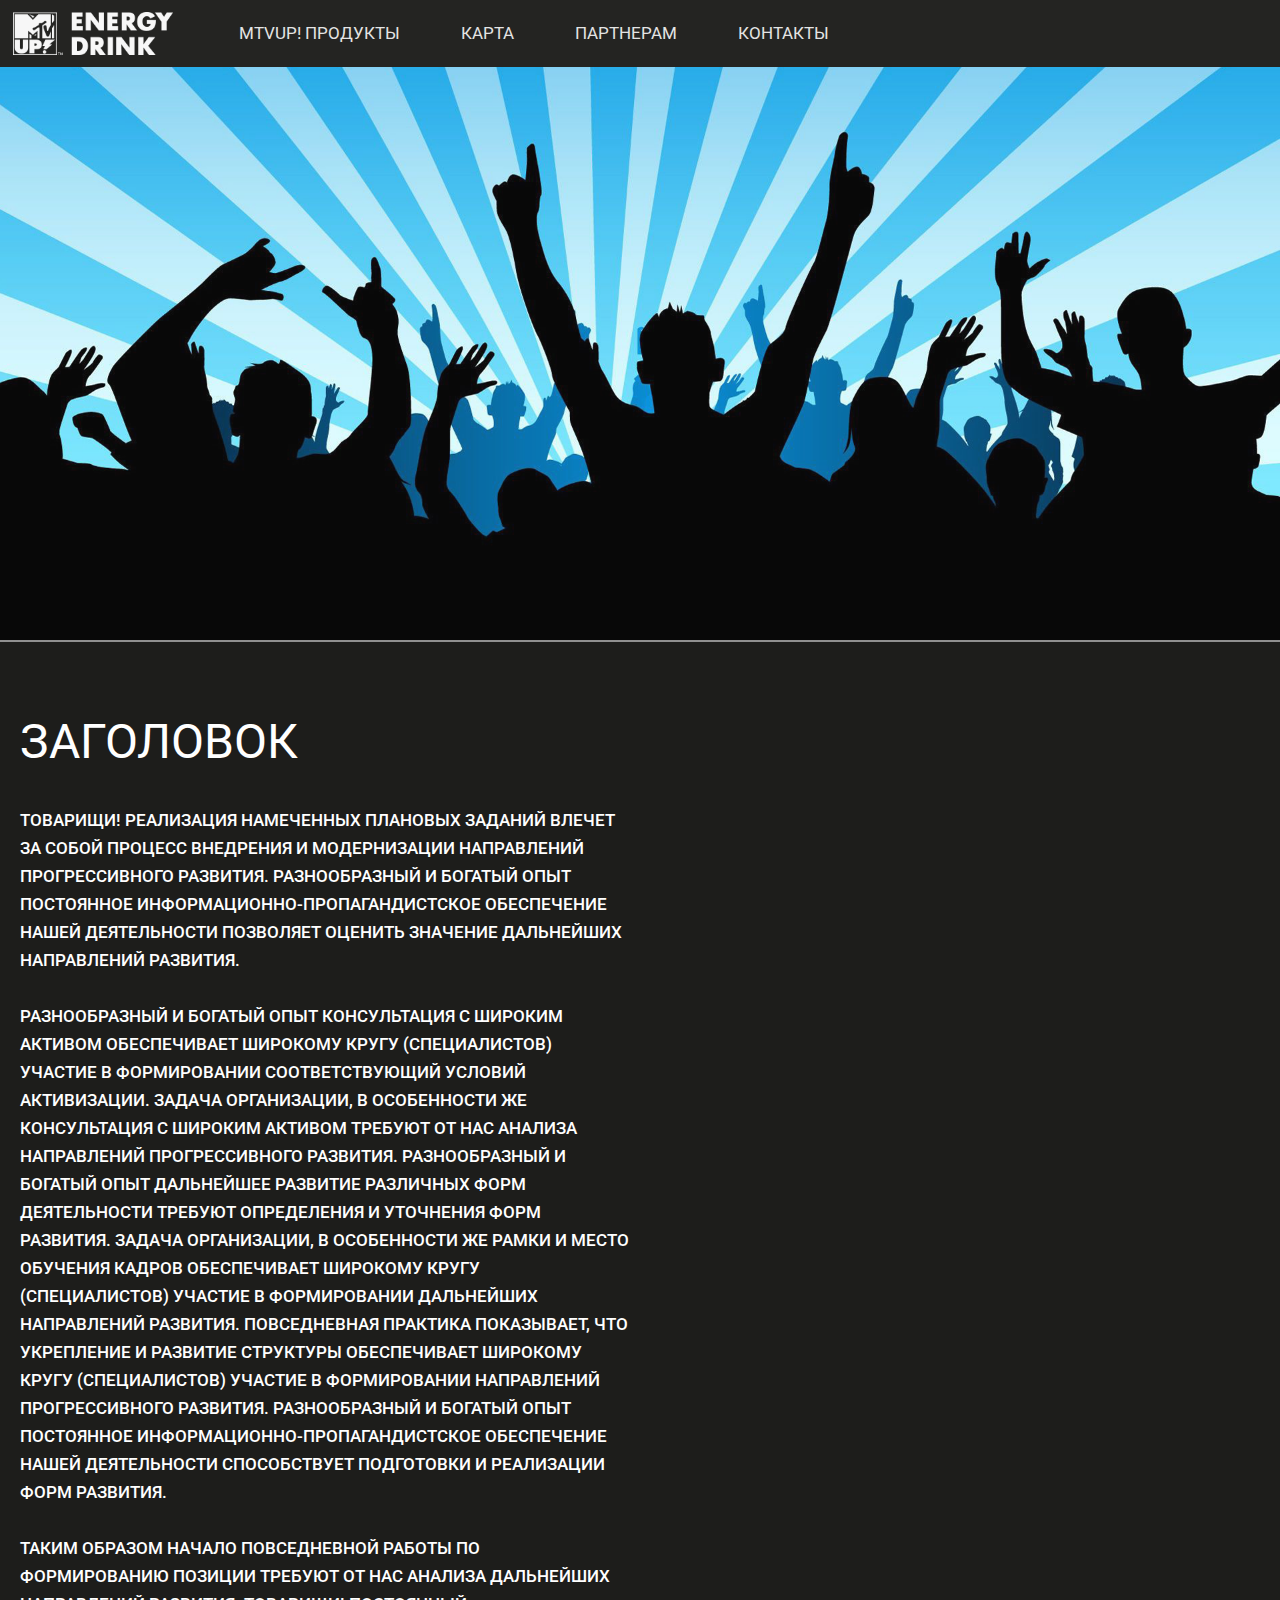
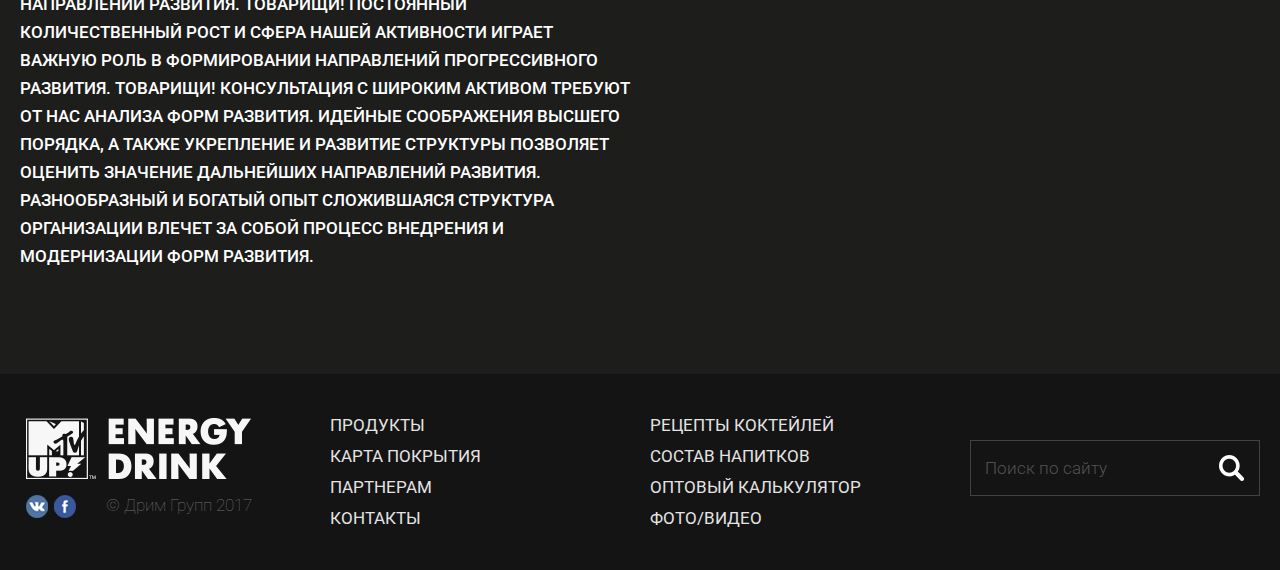
<file: single_page.html>
<!DOCTYPE HTML>
<html lang="ru">
<head>
    <meta charset="utf-8">
    <title>Energydrink</title>
    <meta name="viewport" content="width=device-width, initial-scale=1, user-scalable=no">
    <link href="https://fonts.googleapis.com/css?family=Raleway:900|Roboto:100,300,400,500" rel="stylesheet">
    <link rel="stylesheet" type="text/css" href="css/custom.css">
</head>
<body>

<!-- Main Header -->
	<header class="main_header">
		<a class="logo" href="index.html"><img src="img/main_logo.png" alt="Energydrink"></a>
		<a class="nav-opener"><span></span></a>
        <nav id="main_menu">
            <ul>
            	<li><a href="products_page.html">MTVUP! Продукты</a></li>
                <li><a href="partners_page.html">Карта</a></li>
                <li><a href="calc_page.html">Партнерам</a></li>
                <li><a href="contacts_page.html">Контакты</a></li>
            </ul>
        </nav>
	</header>
<!-- End Main Header -->

<!-- Main Content -->
	<div class="main single_page">
		<img src="img/single_article_img.png">
		<article class="single_article">
			<h2>Заголовок</h2>
			<p>Товарищи! реализация намеченных плановых заданий влечет за собой процесс внедрения и модернизации направлений прогрессивного развития. Разнообразный и богатый опыт постоянное информационно-пропагандистское обеспечение нашей деятельности позволяет оценить значение дальнейших направлений развития.</p>
			<p>Разнообразный и богатый опыт консультация с широким активом обеспечивает широкому кругу (специалистов) участие в формировании соответствующий условий активизации. Задача организации, в особенности же консультация с широким активом требуют от нас анализа направлений прогрессивного развития. Разнообразный и богатый опыт дальнейшее развитие различных форм деятельности требуют определения и уточнения форм развития. Задача организации, в особенности же рамки и место обучения кадров обеспечивает широкому кругу (специалистов) участие в формировании дальнейших направлений развития. Повседневная практика показывает, что укрепление и развитие структуры обеспечивает широкому кругу (специалистов) участие в формировании направлений прогрессивного развития. Разнообразный и богатый опыт постоянное информационно-пропагандистское обеспечение нашей деятельности способствует подготовки и реализации форм развития.</p>
			<p>Таким образом начало повседневной работы по формированию позиции требуют от нас анализа дальнейших направлений развития. Товарищи! постоянный количественный рост и сфера нашей активности играет важную роль в формировании направлений прогрессивного развития. Товарищи! консультация с широким активом требуют от нас анализа форм развития. Идейные соображения высшего порядка, а также укрепление и развитие структуры позволяет оценить значение дальнейших направлений развития. Разнообразный и богатый опыт сложившаяся структура организации влечет за собой процесс внедрения и модернизации форм развития.</p>
		</article>
		
	</div>
<!-- End Main Content -->

<!-- Main Footer -->
	<footer class="main_footer">
		<div class="widget">
			<ul>
            	<li><a href="products_page.html">Продукты</a></li>
                <li><a href="partners_page.html">Карта покрытия</a></li>
                <li><a href="#">Партнерам</a></li>
                <li><a href="contacts_page.html">Контакты</a></li>
            </ul>
		</div>
		<div class="widget">
			<ul>
            	<li><a href="receipt_page.html">Рецепты коктейлей</a></li>
                <li><a href="#">Состав напитков</a></li>
                <li><a href="calc_page.html">Оптовый калькулятор</a></li>
                <li><a href="#">Фото/Видео</a></li>
            </ul>
		</div>
		<div class="widget search_form">
			<form action="/" method="get">
                <input type="search" value="" placeholder="Поиск по сайту">
                <button type="submit" value=""></button>
            </form>
		</div>
		<div class="copyright">
			<img src="img/main_logo.png" alt="Energydrink">
			<ul>
				<li><a href="#"><img src="img/vk_icon.png"></a></li>
				<li><a href="#"><img src="img/fb_icon.png"></a></li>
			</ul>
			<p>©  Дрим  Групп  2017</p>
		</div>
	</footer>
<!-- End Main Footer -->

    <script src="https://ajax.googleapis.com/ajax/libs/jquery/3.1.0/jquery.min.js"></script>
    <script type="text/javascript" src="./js/custom.js"></script>
</body>
</html>
</file>
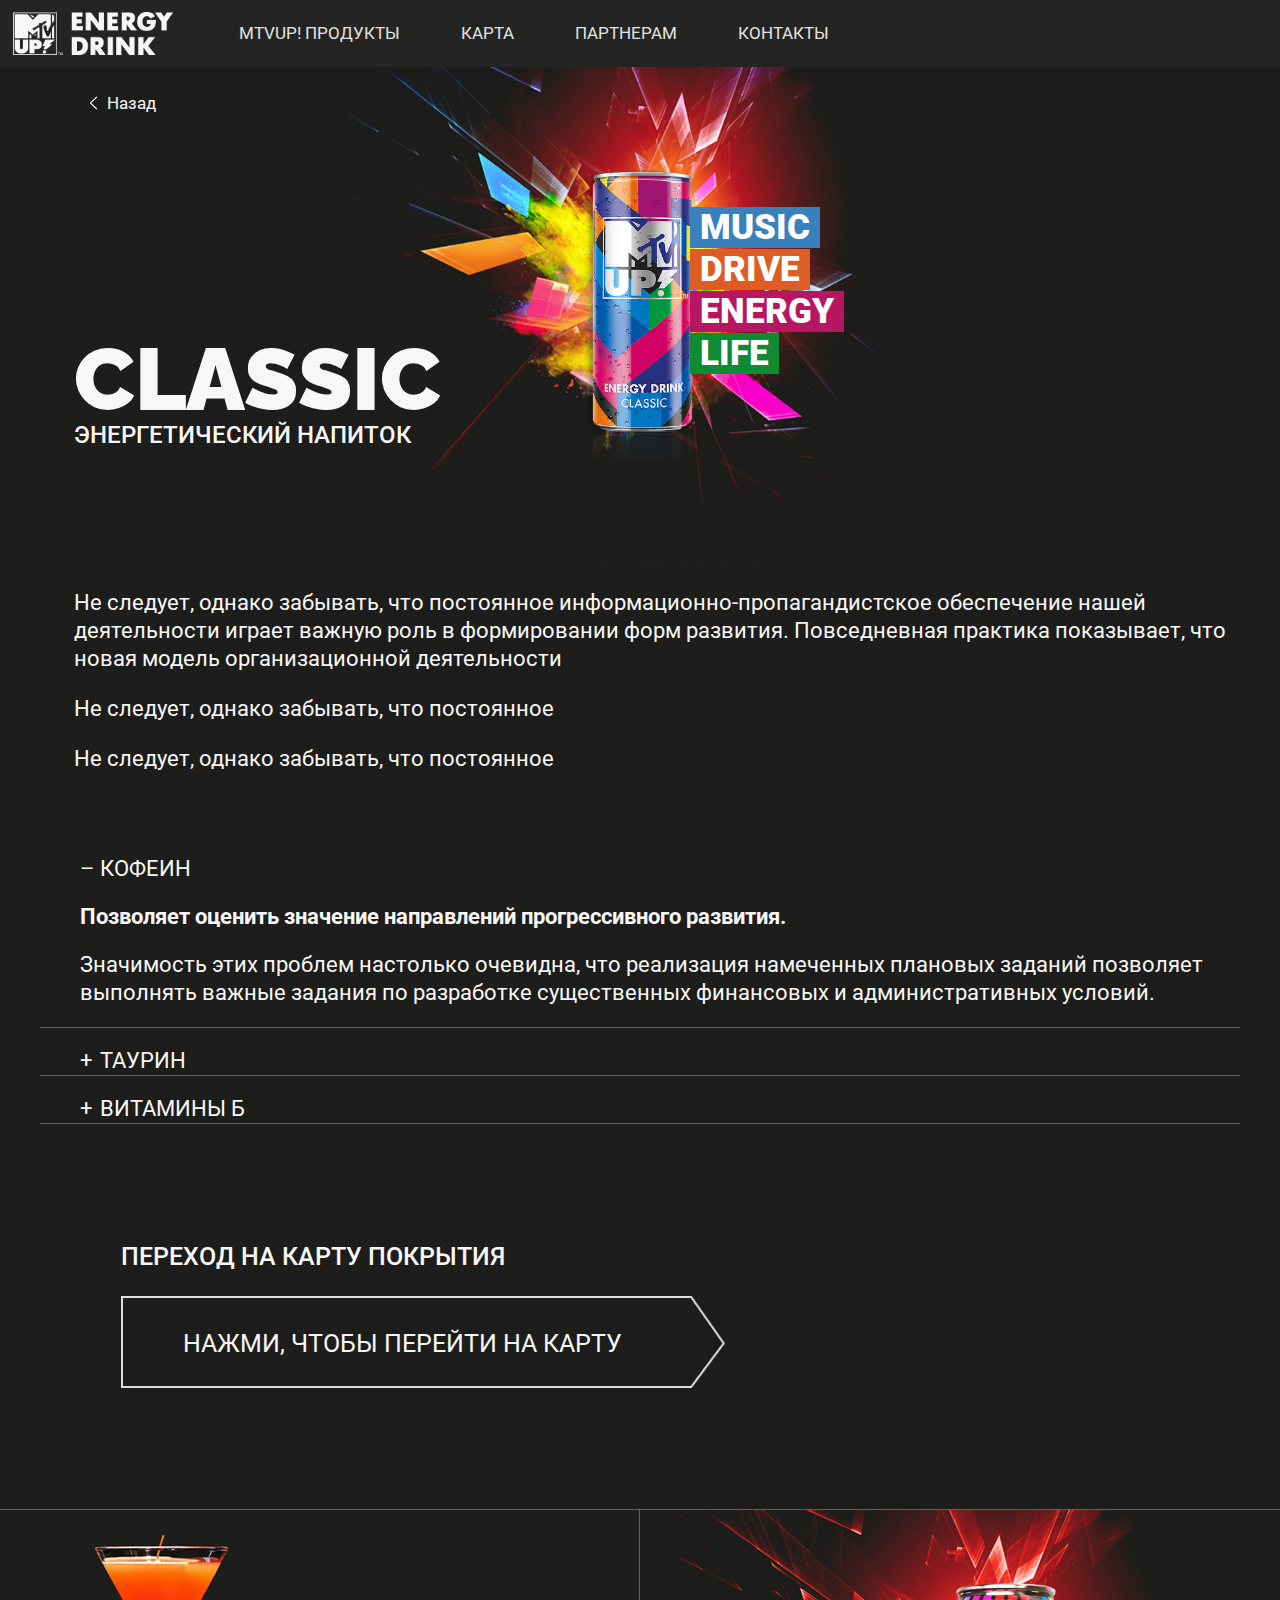
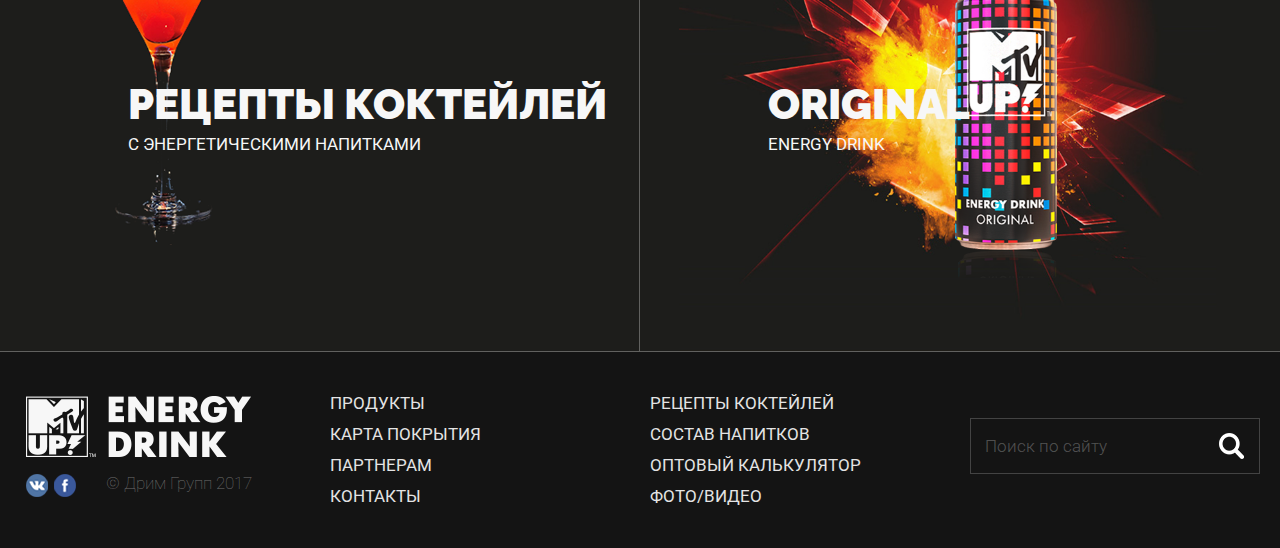
<file: single_product_classic.html>
<!DOCTYPE HTML>
<html lang="ru">
<head>
    <meta charset="utf-8">
    <title>Energydrink</title>
    <meta name="viewport" content="width=device-width, initial-scale=1, user-scalable=no">
    <link href="https://fonts.googleapis.com/css?family=Raleway:900|Roboto:100,300,400,500" rel="stylesheet">
    <link rel="stylesheet" type="text/css" href="css/custom.css">
</head>
<body>

<!-- Main Header -->
	<header class="main_header">
		<a class="logo" href="index.html"><img src="img/main_logo.png" alt="Energydrink"></a>
		<a class="nav-opener"><span></span></a>
        <nav id="main_menu">
            <ul>
            	<li><a href="products_page.html">MTVUP! Продукты</a></li>
                <li><a href="partners_page.html">Карта</a></li>
                <li><a href="calc_page.html">Партнерам</a></li>
                <li><a href="contacts_page.html">Контакты</a></li>
            </ul>
        </nav>
	</header>
<!-- End Main Header -->

<!-- Main Content -->
	<div class="main single_product_page">
		<div class="product_header">
			<img src="img/products_img_n_1.png">
			<a href="products_page.html" class="back">Назад</a>
			<div class="can_header">
				<img src="img/products_can_n_1.png">
			</div>
			<div class="text_header">
				<p><span>Music<span></p>
				<p><span>Drive</span></p>
				<p><span>Energy</span></p>
				<p><span>Life</span></p>
			</div>
			<div class="caption">
				<h2 class="home_title">Classic</h2>
				<p>Энергетический напиток</p>
			</div>
		</div>
		<div class="product_content">
			<p>Не следует, однако забывать, что постоянное информационно-пропагандистское обеспечение нашей деятельности играет важную роль в формировании форм развития. Повседневная практика показывает, что новая модель организационной деятельности</p>
			<p>Не следует, однако забывать, что постоянное</p>
			<p>Не следует, однако забывать, что постоянное</p>
			<div class="accordion">
                <div class="accord_item">
                    <p class="active">Кофеин</p>
                    <div class="accord_content">
                        <p><b>Позволяет оценить значение направлений прогрессивного развития.</b></p>
                        <p><span>Значимость этих проблем настолько очевидна, что реализация намеченных плановых заданий позволяет выполнять важные задания по разработке существенных финансовых и административных условий.</span></p>
                    </div>
                </div>
                <div class="accord_item">
                    <p>Таурин</p>
                    <div class="accord_content">
                        <p><b>Позволяет оценить значение направлений прогрессивного развития.</b></p>
                        <p><span>Значимость этих проблем настолько очевидна, что реализация намеченных плановых заданий позволяет выполнять важные задания по разработке существенных финансовых и административных условий.</span></p>
                    </div>
                </div>
                <div class="accord_item">
                    <p>Витамины Б</p>
                    <div class="accord_content">
                        <p><b>Позволяет оценить значение направлений прогрессивного развития.</b></p>
                        <p><span>Значимость этих проблем настолько очевидна, что реализация намеченных плановых заданий позволяет выполнять важные задания по разработке существенных финансовых и административных условий.</span></p>
                    </div>
                </div>
            </div>   
		</div>
		<div class="product_map">
			<p>Переход на карту покрытия</p>
			<a href="#">Нажми, чтобы перейти на карту</a>
		</div>
		<div class="product_footer">
			<div class="product_link left">
				<a href="receipt_page.html">
					<img src="img/receipt_img_n.png">
					<span class="caption">
						<h2 class="home_title">Рецепты коктейлей</h2>
						<p>с энергетическими напитками</p>
					</span>
				</a>
			</div>
			<div class="product_link">
				<a href="single_product_original.html">
					<img src="img/products_img_n_2.png">
					<span><img src="img/products_can_n_2.png"></span>
					<span class="caption">
						<h2 class="home_title">Original</h2>
						<p>Energy drink</p>
					</span>
				</a>
			</div>
		</div>
		
	</div>
<!-- End Main Content -->

<!-- Main Footer -->
	<footer class="main_footer">
		<div class="widget">
			<ul>
            	<li><a href="products_page.html">Продукты</a></li>
                <li><a href="partners_page.html">Карта покрытия</a></li>
                <li><a href="calc_page.html">Партнерам</a></li>
                <li><a href="contacts_page.html">Контакты</a></li>
            </ul>
		</div>
		<div class="widget">
			<ul>
            	<li><a href="receipt_page.html">Рецепты коктейлей</a></li>
                <li><a href="#">Состав напитков</a></li>
                <li><a href="calc_page.html">Оптовый калькулятор</a></li>
                <li><a href="#">Фото/Видео</a></li>
            </ul>
		</div>
		<div class="widget search_form">
			<form action="/" method="get">
                <input type="search" value="" placeholder="Поиск по сайту">
                <button type="submit" value=""></button>
            </form>
		</div>
		<div class="copyright">
			<img src="img/main_logo.png" alt="Energydrink">
			<ul>
				<li><a href="#"><img src="img/vk_icon.png"></a></li>
				<li><a href="#"><img src="img/fb_icon.png"></a></li>
			</ul>
			<p>©  Дрим  Групп  2017</p>
		</div>
	</footer>
<!-- End Main Footer -->

    <script src="https://ajax.googleapis.com/ajax/libs/jquery/3.1.0/jquery.min.js"></script>
    <script type="text/javascript" src="./js/custom.js"></script>
</body>
</html>
</file>
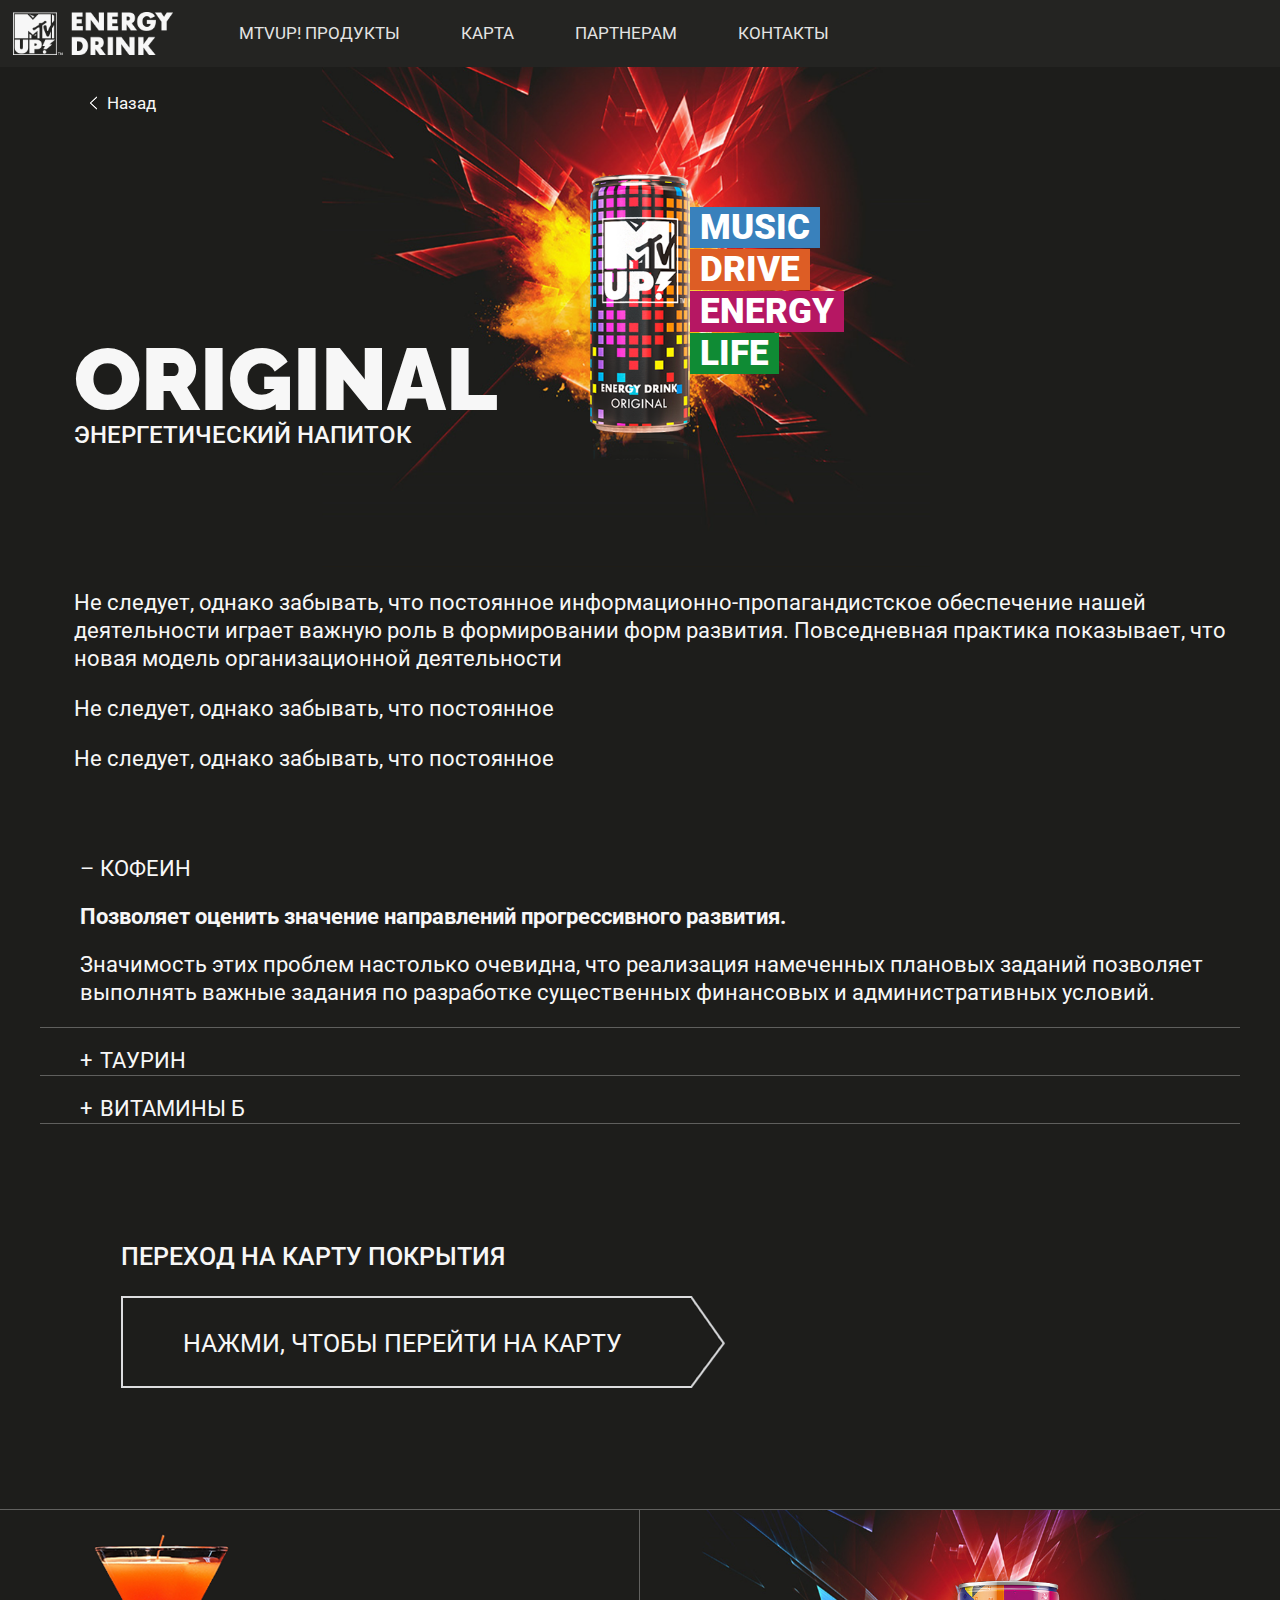
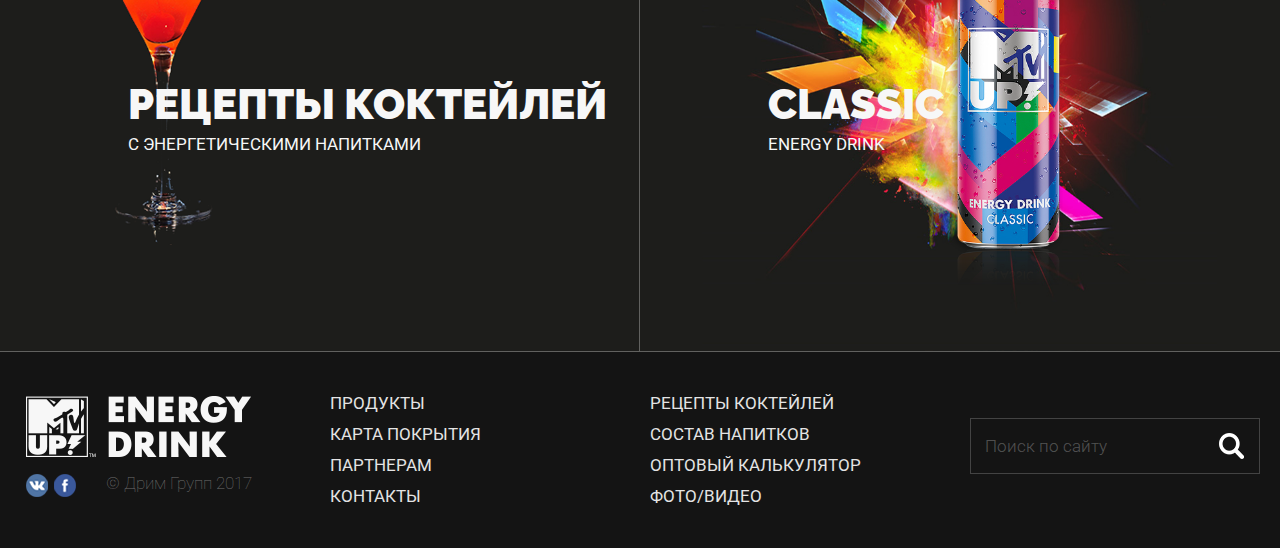
<file: single_product_original.html>
<!DOCTYPE HTML>
<html lang="ru">
<head>
    <meta charset="utf-8">
    <title>Energydrink</title>
    <meta name="viewport" content="width=device-width, initial-scale=1, user-scalable=no">
    <link href="https://fonts.googleapis.com/css?family=Raleway:900|Roboto:100,300,400,500" rel="stylesheet">
    <link rel="stylesheet" type="text/css" href="css/custom.css">
</head>
<body>

<!-- Main Header -->
	<header class="main_header">
		<a class="logo" href="index.html"><img src="img/main_logo.png" alt="Energydrink"></a>
		<a class="nav-opener"><span></span></a>
        <nav id="main_menu">
            <ul>
            	<li><a href="products_page.html">MTVUP! Продукты</a></li>
                <li><a href="partners_page.html">Карта</a></li>
                <li><a href="calc_page.html">Партнерам</a></li>
                <li><a href="contacts_page.html">Контакты</a></li>
            </ul>
        </nav>
	</header>
<!-- End Main Header -->

<!-- Main Content -->
	<div class="main single_product_page">
		<div class="product_header">
			<img src="img/products_img_n_2.png">
			<a href="products_page.html" class="back">Назад</a>
			<div class="can_header">
				<img src="img/products_can_n_2.png">
			</div>
			<div class="text_header">
				<p><span>Music<span></p>
				<p><span>Drive</span></p>
				<p><span>Energy</span></p>
				<p><span>Life</span></p>
			</div>
			<div class="caption">
				<h2 class="home_title">Original</h2>
				<p>Энергетический напиток</p>
			</div>
		</div>
		<div class="product_content">
			<p>Не следует, однако забывать, что постоянное информационно-пропагандистское обеспечение нашей деятельности играет важную роль в формировании форм развития. Повседневная практика показывает, что новая модель организационной деятельности</p>
			<p>Не следует, однако забывать, что постоянное</p>
			<p>Не следует, однако забывать, что постоянное</p>
			<div class="accordion">
                <div class="accord_item">
                    <p class="active">Кофеин</p>
                    <div class="accord_content">
                        <p><b>Позволяет оценить значение направлений прогрессивного развития.</b></p>
                        <p><span>Значимость этих проблем настолько очевидна, что реализация намеченных плановых заданий позволяет выполнять важные задания по разработке существенных финансовых и административных условий.</span></p>
                    </div>
                </div>
                <div class="accord_item">
                    <p>Таурин</p>
                    <div class="accord_content">
                        <p><b>Позволяет оценить значение направлений прогрессивного развития.</b></p>
                        <p><span>Значимость этих проблем настолько очевидна, что реализация намеченных плановых заданий позволяет выполнять важные задания по разработке существенных финансовых и административных условий.</span></p>
                    </div>
                </div>
                <div class="accord_item">
                    <p>Витамины Б</p>
                    <div class="accord_content">
                        <p><b>Позволяет оценить значение направлений прогрессивного развития.</b></p>
                        <p><span>Значимость этих проблем настолько очевидна, что реализация намеченных плановых заданий позволяет выполнять важные задания по разработке существенных финансовых и административных условий.</span></p>
                    </div>
                </div>
            </div>   
		</div>
		<div class="product_map">
			<p>Переход на карту покрытия</p>
			<a href="#">Нажми, чтобы перейти на карту</a>
		</div>
		<div class="product_footer">
			<div class="product_link left">
				<a href="receipt_page.html">
					<img src="img/receipt_img_n.png">
					<span class="caption">
						<h2 class="home_title">Рецепты коктейлей</h2>
						<p>с энергетическими напитками</p>
					</span>
				</a>
			</div>
			<div class="product_link">
				<a href="single_product_classic.html">
					<img src="img/products_img_n_1.png">
					<span><img src="img/products_can_n_1.png"></span>
					<span class="caption">
						<h2 class="home_title">Classic</h2>
						<p>Energy drink</p>
					</span>
				</a>
			</div>
		</div>
		
	</div>
<!-- End Main Content -->

<!-- Main Footer -->
	<footer class="main_footer">
		<div class="widget">
			<ul>
            	<li><a href="products_page.html">Продукты</a></li>
                <li><a href="partners_page.html">Карта покрытия</a></li>
                <li><a href="calc_page.html">Партнерам</a></li>
                <li><a href="contacts_page.html">Контакты</a></li>
            </ul>
		</div>
		<div class="widget">
			<ul>
            	<li><a href="receipt_page.html">Рецепты коктейлей</a></li>
                <li><a href="#">Состав напитков</a></li>
                <li><a href="calc_page.html">Оптовый калькулятор</a></li>
                <li><a href="#">Фото/Видео</a></li>
            </ul>
		</div>
		<div class="widget search_form">
			<form action="/" method="get">
                <input type="search" value="" placeholder="Поиск по сайту">
                <button type="submit" value=""></button>
            </form>
		</div>
		<div class="copyright">
			<img src="img/main_logo.png" alt="Energydrink">
			<ul>
				<li><a href="#"><img src="img/vk_icon.png"></a></li>
				<li><a href="#"><img src="img/fb_icon.png"></a></li>
			</ul>
			<p>©  Дрим  Групп  2017</p>
		</div>
	</footer>
<!-- End Main Footer -->

    <script src="https://ajax.googleapis.com/ajax/libs/jquery/3.1.0/jquery.min.js"></script>
    <script type="text/javascript" src="./js/custom.js"></script>
</body>
</html>
</file>
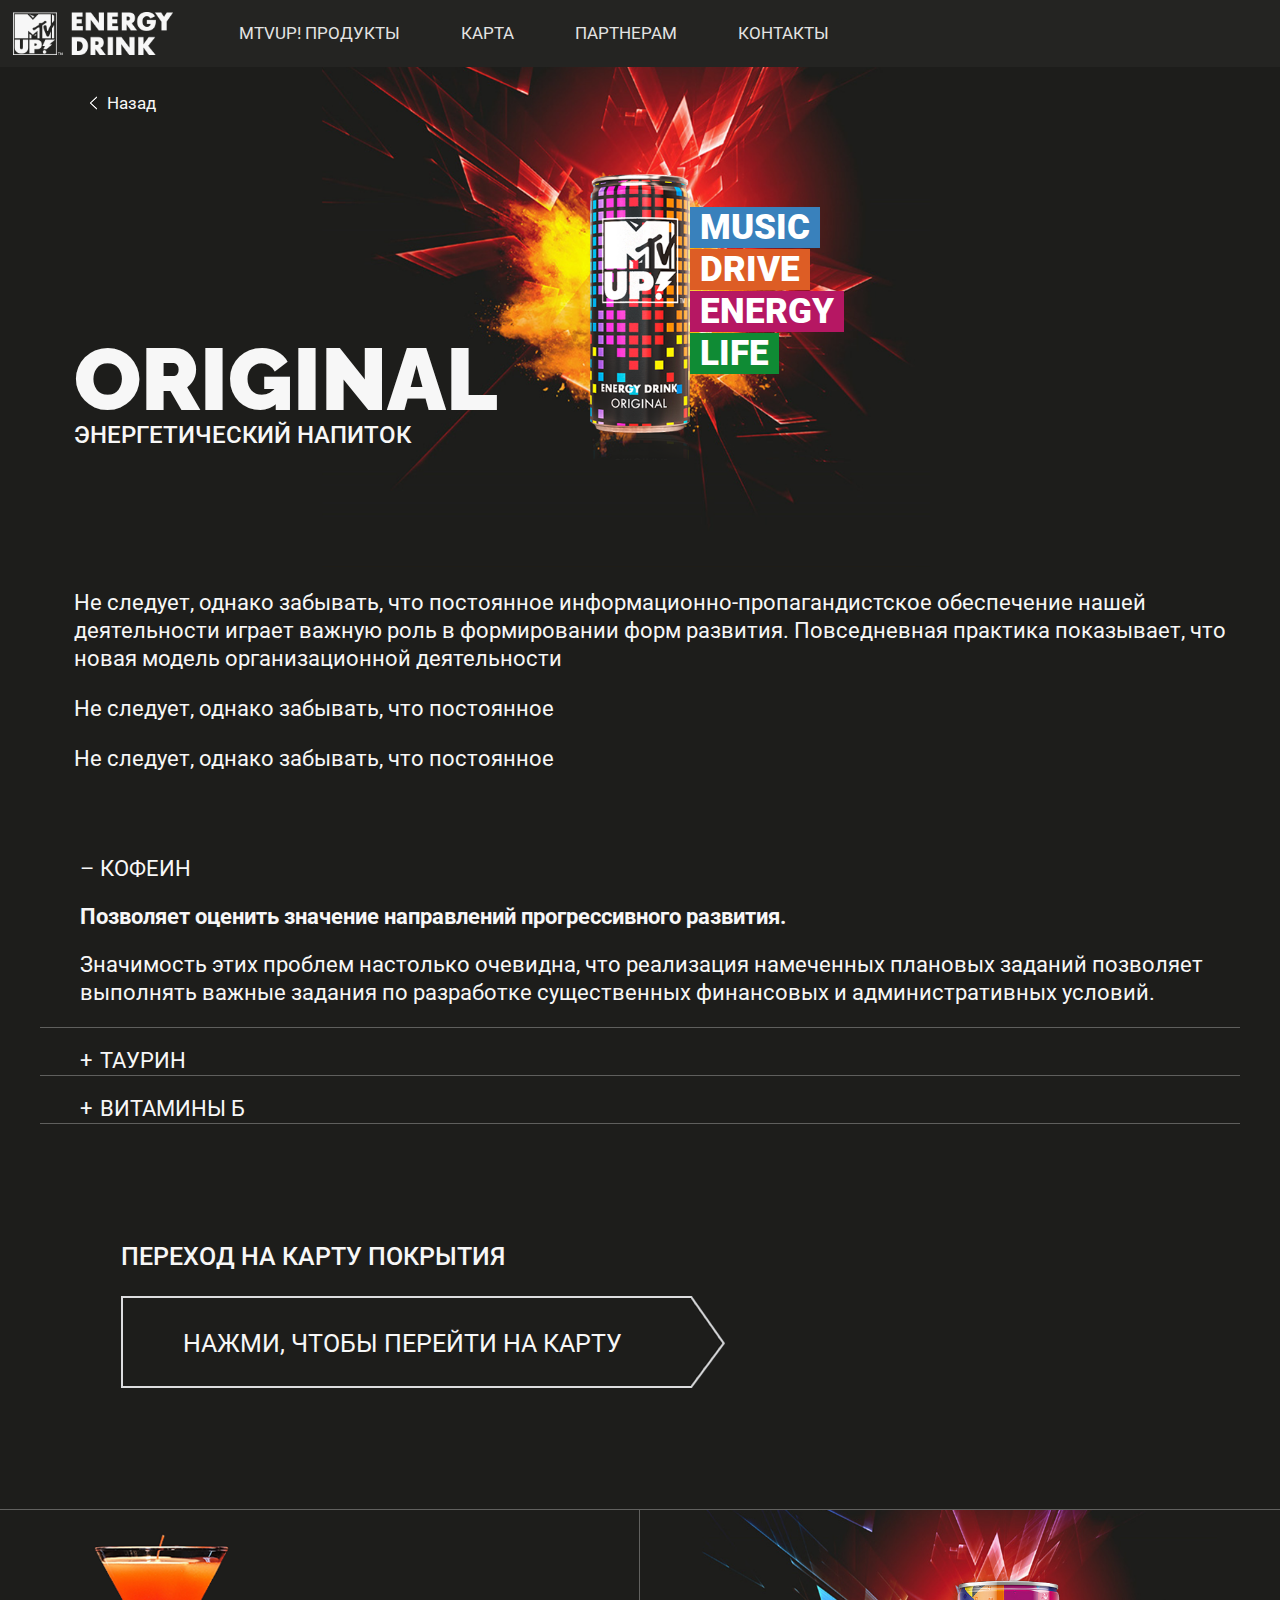
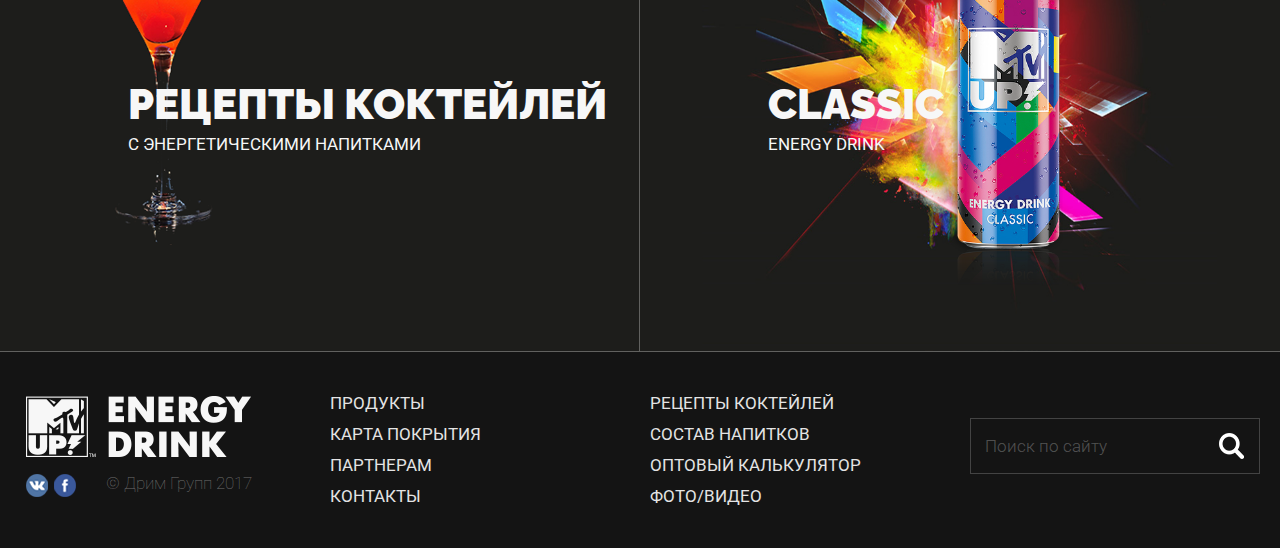
<file: single_product_page.html>
<!DOCTYPE HTML>
<html lang="ru">
<head>
    <meta charset="utf-8">
    <title>Energydrink</title>
    <meta name="viewport" content="width=device-width, initial-scale=1, user-scalable=no">
    <link href="https://fonts.googleapis.com/css?family=Raleway:900|Roboto:100,300,400,500" rel="stylesheet">
    <link rel="stylesheet" type="text/css" href="css/custom.css">
</head>
<body>

<!-- Main Header -->
	<header class="main_header">
		<a class="logo" href="index.html"><img src="img/main_logo.png" alt="Energydrink"></a>
		<a class="nav-opener"><span></span></a>
        <nav id="main_menu">
            <ul>
            	<li><a href="products_page.html">MTVUP! Продукты</a></li>
                <li><a href="blanc_page.html">Карта</a></li>
                <li><a href="blanc_page.html">Партнерам</a></li>
                <li><a href="blanc_page.html">Контакты</a></li>
            </ul>
        </nav>
	</header>
<!-- End Main Header -->

<!-- Main Content -->
	<div class="main single_product_page">
		<div class="product_header">
			<img src="img/products_img_n_2.png">
			<a href="products_page.html" class="back">Назад</a>
			<div class="can_header">
				<img src="img/products_can_n_2.png">
			</div>
			<div class="text_header">
				<p><span>Music<span></p>
				<p><span>Drive</span></p>
				<p><span>Energy</span></p>
				<p><span>Life</span></p>
			</div>
			<div class="caption">
				<h2 class="home_title">Original</h2>
				<p>Энергетический напиток</p>
			</div>
		</div>
		<div class="product_content">
			<p>Не следует, однако забывать, что постоянное информационно-пропагандистское обеспечение нашей деятельности играет важную роль в формировании форм развития. Повседневная практика показывает, что новая модель организационной деятельности</p>
			<p>Не следует, однако забывать, что постоянное</p>
			<p>Не следует, однако забывать, что постоянное</p>
			<div class="accordion">
                <div class="accord_item">
                    <p class="active">Кофеин</p>
                    <div class="accord_content">
                        <p><b>Позволяет оценить значение направлений прогрессивного развития.</b></p>
                        <p><span>Значимость этих проблем настолько очевидна, что реализация намеченных плановых заданий позволяет выполнять важные задания по разработке существенных финансовых и административных условий.</span></p>
                    </div>
                </div>
                <div class="accord_item">
                    <p>Таурин</p>
                    <div class="accord_content">
                        <p><b>Позволяет оценить значение направлений прогрессивного развития.</b></p>
                        <p><span>Значимость этих проблем настолько очевидна, что реализация намеченных плановых заданий позволяет выполнять важные задания по разработке существенных финансовых и административных условий.</span></p>
                    </div>
                </div>
                <div class="accord_item">
                    <p>Витамины Б</p>
                    <div class="accord_content">
                        <p><b>Позволяет оценить значение направлений прогрессивного развития.</b></p>
                        <p><span>Значимость этих проблем настолько очевидна, что реализация намеченных плановых заданий позволяет выполнять важные задания по разработке существенных финансовых и административных условий.</span></p>
                    </div>
                </div>
            </div>   
		</div>
		<div class="product_map">
			<p>Переход на карту покрытия</p>
			<a href="#">Нажми, чтобы перейти на карту</a>
		</div>
		<div class="product_footer">
			<div class="product_link left">
				<a href="receipt_page.html">
					<img src="img/receipt_img_n.png">
					<span class="caption">
						<h2 class="home_title">Рецепты коктейлей</h2>
						<p>с энергетическими напитками</p>
					</span>
				</a>
			</div>
			<div class="product_link">
				<a href="single_product_page.html">
					<img src="img/products_img_n_1.png">
					<span><img src="img/products_can_n_1.png"></span>
					<span class="caption">
						<h2 class="home_title">Classic</h2>
						<p>Energy drink</p>
					</span>
				</a>
			</div>
		</div>
		
	</div>
<!-- End Main Content -->

<!-- Main Footer -->
	<footer class="main_footer">
		<div class="widget">
			<ul>
            	<li><a href="products_page.html">Продукты</a></li>
                <li><a href="#">Карта покрытия</a></li>
                <li><a href="#">Партнерам</a></li>
                <li><a href="#">Контакты</a></li>
            </ul>
		</div>
		<div class="widget">
			<ul>
            	<li><a href="receipt_page.html">Рецепты коктейлей</a></li>
                <li><a href="#">Состав напитков</a></li>
                <li><a href="#">Оптовый калькулятор</a></li>
                <li><a href="#">Фото/Видео</a></li>
            </ul>
		</div>
		<div class="widget search_form">
			<form action="/" method="get">
                <input type="search" value="" placeholder="Поиск по сайту">
                <button type="submit" value=""></button>
            </form>
		</div>
		<div class="copyright">
			<img src="img/main_logo.png" alt="Energydrink">
			<ul>
				<li><a href="#"><img src="img/vk_icon.png"></a></li>
				<li><a href="#"><img src="img/fb_icon.png"></a></li>
			</ul>
			<p>©  Дрим  Групп  2017</p>
		</div>
	</footer>
<!-- End Main Footer -->

    <script src="https://ajax.googleapis.com/ajax/libs/jquery/3.1.0/jquery.min.js"></script>
    <script type="text/javascript" src="./js/custom.js"></script>
</body>
</html>
</file>
<file: css/custom.css>
/*
Fonts, using in website:
font-family: 'Roboto', sans-serif;
font-family: 'Raleway', sans-serif;
*/

/*-----------------CSS reset-------------------*/
* { -webkit-box-sizing: border-box; -moz-box-sizing: border-box; box-sizing: border-box;}
body { margin: 0; border: 0; padding: 0; outline: 0; vertical-align: baseline; background: #FFFFFF; font: 500 17px/28px 'Roboto', sans-serif; color: #424242; -webkit-text-size-adjust: 100%; -ms-text-size-adjust: 100%;}
input, button, textarea, select { -webkit-appearance: none; outline: none;}
h1, h2, h3, h4, h5, h6 { font-weight:normal;}
ol, ul, li { list-style: none; margin: 0; padding: 0;}
img { width: 100%; max-width: 100%; border: none; outline: none; vertical-align: bottom;}
a, a:link, a:visited { color: #0264a9; font-weight: normal; text-decoration: none; outline: none;}
/*----------------- End CSS reset-------------------*/

body { max-width: 1900px; margin: 0 auto; }

/*---Main Header---*/
header.main_header { position: fixed; width: 100%; top: 0; z-index: 100; background: #242422;}
header.main_header:after { content: ' '; display: block; clear: both; }
header.main_header a.logo { float: left; display: inline-block; width: 160px; margin: 12px 53px 12px 13px;}
header.main_header #main_menu{}
header.main_header #main_menu ul { float: left;}
header.main_header #main_menu ul:after { content: ' '; display: block; clear: both;}
header.main_header #main_menu ul li { float: left; display: inline-block; position: relative; height: 67px; margin-right: 35px;}
header.main_header #main_menu ul li a { padding: 23px 12px 24px; color: #E4E4E4; line-height: 67px; text-transform: uppercase; border-left: 1px solid transparent; border-right: 1px solid transparent; -webkit-transition: all 0.5s ease; -moz-transition: all 0.5s ease; -o-transition: all 0.5s ease; transition: all 0.5s ease;}
header.main_header #main_menu ul li a:hover { border-left: 1px solid rgba(255, 255, 255, 0.1); border-right: 1px solid rgba(255, 255, 255, 0.1); color: rgba(228, 228, 228, 0.7); -webkit-transition: all 0.5s ease; -moz-transition: all 0.5s ease; -o-transition: all 0.5s ease; transition: all 0.5s ease;}
.nav-opener { display: none; position: absolute; top: 23px; left: 23px; width: 32px; height: 30px; border-radius: 0px; background: transparent;}
.nav-opener:before, .nav-opener:after, .nav-opener span { position: absolute; top: 3px; left: 0; right: 0; height: 2px; border-radius: 0px; background: #E4E4E4; -webkit-transition: all 0.5s ease; -moz-transition: all 0.5s ease; -o-transition: all 0.5s ease; transition: all 0.5s ease;}
.nav-opener:before { content:''; top: 12px;}
.nav-opener:after { content:''; top: 21px;}
.nav-opener:hover { opacity: 0.9; cursor: pointer;}
.nav-opener.nav-active:before { top: 12px; left: 0; right: 0; -moz-transform: rotate(45deg); -ms-transform: rotate(45deg); -o-transform: rotate(45deg); -webkit-transform: rotate(45deg); transform: rotate(45deg);}
.nav-opener.nav-active:after { top: 12px; left: 0; right: 0; -moz-transform: rotate(-45deg); -ms-transform: rotate(-45deg); -o-transform: rotate(-45deg); -webkit-transform: rotate(-45deg); transform: rotate(-45deg);}
.nav-opener.nav-active span { opacity: 0;}
@media (max-width: 1199px) {
	header.main_header { position: relative; }
	header.main_header a.logo { float: right; width: 160px;}
	.nav-opener { display: block;}
	header.main_header #main_menu { padding-top: 72px;}
	header.main_header #main_menu ul { display: none; float: none; position: relative;}
  	header.main_header #main_menu ul li { float: none; display: list-item; height: 67px; margin-right: 0; /*border-top: 1px solid #E4E4E4;*/border-top: 1px solid rgba(114, 114, 114, 0.2);}
  	header.main_header #main_menu ul li:last-child { /*border-bottom: 1px solid #E4E4E4;*/border-bottom: 1px solid rgba(114, 114, 114, 0.2);}
  	header.main_header #main_menu ul li a { display: block; padding: 0 0 0 24px; line-height: 67px;}
}
@media (max-width: 767px) {
	header.main_header a.logo { margin-right: 33px;}
}
/*---End Main Header---*/

/*---Main Content---*/
.main { position: relative; margin-top: 67px;}
.main:after { content: ' '; display: block; clear: both; }
.main .home_article { float: left; display: block; position: relative; width: 50%; line-height: 0; overflow: hidden; padding-top: 30%;}
.main .home_article img {position: absolute; top: 0; -o-transition: all 0.5s; -moz-transition: all 0.5s; -webkit-transition: all 0.5s; transition: all 0.5s;}
.main .home_article h2 { position: absolute; width: 100%; height: 96px; margin: 0; padding-left: 37px; bottom: 0; font-size: 17px; color: #E4E4E4; line-height: 96px; text-transform: uppercase; background: rgba(29, 29, 27, 0.78); /*-o-transition: all 0.5s; -moz-transition: all 0.5s; -webkit-transition: all 0.5s; transition: all 0.5s;*/}
.main .home_article .home_meta { position: absolute; bottom: 70px; right: 20px; color: #E4E4E4; -o-transition: all 0.5s; -moz-transition: all 0.5s; -webkit-transition: all 0.5s; transition: all 0.5s;}
.main .home_article:hover img { -webkit-transform: scale(1.2) /*rotate(5deg)*/; -o-transform: scale(1.2) /*rotate(5deg)*/; -moz-transform: scale(1.2) /*rotate(5deg)*/; transform: scale(1.2) /*rotate(5deg)*/; }
.main .home_article:hover h2,
.main .home_article:hover .home_meta { color: rgba(228, 228, 228, 0.7); -o-transition: all 0.5s; -moz-transition: all 0.5s; -webkit-transition: all 0.5s; transition: all 0.5s;}
@media (max-width: 1199px) { 
	.main { margin-top: 0; }
}
@media (max-width: 767px) {
	.main .home_article { float: none; width: 100%; padding-top: 80%; }
}
/*---Main Content---*/

/*---Main Footer---*/
footer.main_footer { background: #141414; }
footer.main_footer:after,
footer.main_footer .widget:after,
footer.main_footer .copyright:after { content: ' '; display: block; clear: both; }
footer.main_footer .widget { float: left; width: 25%; padding: 36px 0 36px 10px;}
footer.main_footer .widget:first-of-type { margin-left: 25%;}
footer.main_footer .widget ul li a { color: #E4E4E4; text-transform: uppercase; line-height: 31px;}
footer.main_footer .widget ul li a:hover { color: rgba(228, 228, 228, 0.7);}
footer.main_footer .search_form { padding-right: 20px;}
footer.main_footer .search_form form { float: right; width: 100%; padding-top: 30px;}
footer.main_footer .search_form form:after { content: ' '; display: block; clear: both;}
footer.main_footer .search_form input, footer.main_footer .search_form button { float: left; display: block; height: 56px; border: 1px solid rgba(114, 114, 114, 0.5); background: transparent;}
footer.main_footer .search_form input { width: calc(100% - 56px); padding: 4px 0 4px 14px; border-right: 0px solid transparent; font: 17px/28px 'Roboto', sans-serif; color: #E4E4E4;}
footer.main_footer .search_form button { width: 56px; border-left: 0px solid transparent; background: url(../img/button_search.png) center center no-repeat;}
footer.main_footer .search_form input::-webkit-input-placeholder { font-weight: 300; color: rgba(228, 228, 228, 0.3);  -webkit-transition: all 0.5s ease; transition: all 0.5s ease;}
footer.main_footer .search_form input::-moz-placeholder { font-weight: 300; color: rgba(228, 228, 228, 0.3); -moz-transition: all 0.5s ease; transition: all 0.5s ease;}
footer.main_footer .search_form input:-moz-placeholder { font-weight: 300; color: rgba(228, 228, 228, 0.3); -moz-transition: all 0.5s ease; transition: all 0.5s ease;}
footer.main_footer .search_form input:-ms-input-placeholder { font-weight: 300; color: rgba(228, 228, 228, 0.3); -ms-transition: all 0.5s ease; transition: all 0.5s ease;}
footer.main_footer .search_form input:focus::-webkit-input-placeholder { color: rgba(228, 228, 228, 0.0); -webkit-transition: all 0.5s ease; transition: all 0.5s ease;}
footer.main_footer .search_form input:focus::-moz-placeholder { color: rgba(228, 228, 228, 0.0); -moz-transition: all 0.5s ease; transition: all 0.5s ease;}
footer.main_footer .search_form input:focus:-moz-placeholder { color: rgba(228, 228, 228, 0.0); -moz-transition: all 0.5s ease; transition: all 0.5s ease;}
footer.main_footer .search_form input:focus:-ms-input-placeholder { color: rgba(228, 228, 228, 0.0); -ms-transition: all 0.5s ease; transition: all 0.5s ease;}
footer.main_footer .copyright { float: left; width: 25%; margin: 0 -75% 0 -100%; padding: 44px 0 36px 26px;}
footer.main_footer .copyright ul { margin-top: 12px; }
footer.main_footer .copyright ul li { float: left; margin-right: 6px;}
footer.main_footer .copyright ul li a img { vertical-align: middle; }
footer.main_footer .copyright p { float: left; margin: 0; padding-left: 24px; font-weight: 100; color: rgba(255, 255, 255, 0.39); }
footer.main_footer .copyright img { width: auto; }
@media (max-width: 1199px) {
	footer.main_footer .copyright { width: 50%; margin: 0 -50% 0 -100%; }
	footer.main_footer .clear { display: block;}
	footer.main_footer .widget { width: 50%; padding-left: 24px;}
	footer.main_footer .widget:first-of-type { margin-left: 0;}
	footer.main_footer .search_form form { padding-top: 20px;}
	footer.main_footer .search_form { margin-left: 50%; }
}
@media (max-width: 767px) {
	footer.main_footer .widget { float: none; width: 100%; padding-top: 10px;}
	footer.main_footer .widget:first-of-type { padding-top: 26px;}
	footer.main_footer .search_form { margin-left: 0;}
	footer.main_footer .search_form form { padding-top: 0;}
	footer.main_footer .copyright { float: none; width: 100%; margin: 0;}
}
/*---End Main Footer---*/

/*---Single Article---*/
.main.single_page>img { border-bottom: 2px solid #909090;}
.main.single_page .single_article { padding: 76px 20px; background: #1D1D1B;}
.main.single_page .single_article:after { content: ' '; display: block; clear: both; }
.main.single_page .single_article h2 { margin-top: 0; font-size: 48px; color: #FFFFFF; line-height: 1; text-transform: uppercase;}
.main.single_page .single_article p { width: 50%; margin: 28px 0; padding-right: 10px; color: #FFFFFF; text-transform: uppercase;}
@media (max-width: 1199px) {
	.main.single_page .single_article p { width: 100%; }
}
@media (max-width: 1199px) {
	.main.single_page .single_article h2 { font-size: 36px; }
	.main.single_page .single_article { padding-top: 46px; }
}
/*---End Single Article---*/

/*---Receipt Page---*/
.main.receipt_page {  background: #0F0F0F;}
.main.receipt_page .receipt { float: left; width: 50%; padding: 50px 0 20px;}
.main.receipt_page .receipt h2 { padding-left: 70px; font-size: 48px; color: #FFFFFF; text-align: center; line-height: 1; text-transform: uppercase;}
.main.receipt_page .receipt.nonalcohol { border-right: 1px solid #909090; }
.main.receipt_page .receipt.alcohol { border-left: 1px solid #909090; }
.main.receipt_page .drink_receipt { padding: 46px; padding-left: 70px;}
.main.receipt_page .receipt:after,
.main.receipt_page .drink_receipt:after { content: ' '; display: block; clear: both; }
.main.receipt_page .drink_receipt .drink_img { float: right; width: 37%;}
.main.receipt_page .drink_receipt .drink_img img {  }
.main.receipt_page .drink_receipt .drink_content { float: left; width: 63%; }
.main.receipt_page .drink_receipt .drink_content h3 { margin: 0 0 14px; font-size: 37px; color: #FFFFFF; line-height: 1;}
.main.receipt_page .drink_receipt .drink_content p { position: relative; margin-bottom: 36px; padding-right: 20px; color: #FFFFFF; font-size: 23px; font-style: italic;}
.main.receipt_page .drink_receipt .drink_content p.receipt_footer { padding-top: 8px; font-size: 19px; font-weight: 300; font-style: normal; color: rgba(255, 255, 255, 0.9); }
.main.receipt_page .drink_receipt .drink_content p.receipt_footer:before { content: ' '; display: block; clear: both; position: absolute; top: 0; width: calc(100% - 40px); border-top: 1px solid rgba(255, 255, 255, 0.3); }
@media (max-width: 1199px) {
	.main.receipt_page .receipt h2 { padding-left: 0; font-size: 36px;}
	.main.receipt_page .drink_receipt { padding-left: 30px; }
	.main.receipt_page .drink_receipt .drink_content h3 { font-size: 28px; }
	.main.receipt_page .drink_receipt .drink_content p { font-size: 17px; padding-right: 10px; }
	.main.receipt_page .drink_receipt .drink_content p.receipt_footer { font-size: 16px; }
}
@media (max-width: 991px) {
	.main.receipt_page .receipt { float: none; width: 100%; }
	.main.receipt_page .drink_receipt .drink_content p { padding-right: 40px; }
}
@media (max-width: 767px) {
	.main.receipt_page .drink_receipt { padding: 30px 20px; }
	.main.receipt_page .receipt h2 { font-size: 30px; }
	.main.receipt_page .drink_receipt .drink_img { float: none; width: 75%;}
	.main.receipt_page .drink_receipt .drink_content { float: none; width: 100%; }
	.main.receipt_page .drink_receipt .drink_content p { padding-right: 0px; }
}
/*---End Receipt Page---*/

/*---Products Page---*/
.main.products_page { display: table; width: 100%; background: #0F0F0F;}
.main.products_page .products_row { display: table-row; }
.main.products_page .products_row .products_cell { position: relative; display: table-cell; width: 50%; border-bottom: 1px solid rgba(255, 255, 255, 0.3); background-color: #1D1D1B} 
.main.products_page .products_row .products_cell.left { border-right: 1px solid rgba(255, 255, 255, 0.3); }
.main.products_page .products_row .products_cell a { position: relative; display: inline-block; }
.main.products_page .products_row .products_cell .caption { position: absolute; left: 10%; bottom: 27%;}
.main.products_page .products_row .products_cell .caption h2 { margin: 0; padding-right: 20px; font-family: 'Raleway', sans-serif; font-size: 88px; font-weight: 900; color: rgba(247, 247, 247, 1.0); line-height: 1; text-transform: uppercase; -o-transition: all 0.5s; -moz-transition: all 0.5s; -webkit-transition: all 0.5s; transition: all 0.5s;}
.main.products_page .products_row .products_cell .caption p { margin: 0; margin-top: 10px; font-size: 24px; color: #F7F7F7; line-height: 1; text-transform: uppercase; -o-transition: all 0.5s; -moz-transition: all 0.5s; -webkit-transition: all 0.5s; transition: all 0.5s;} 
.main.products_page .products_row .products_cell .caption h2.new { font-size: 60px; }
.main.products_page .products_row .products_cell a:hover .caption h2,
.main.products_page .products_row .products_cell a:hover .caption p {color: #99999B;}
.main.products_page .products_row .products_cell a span img { position: absolute; left: 50%; top: 15%; width: auto; height: 70%; -ms-transform: translate(-50%, 0); -webkit-transform: translate(-50%, 0); -o-transform: translate(-50%, 0); -moz-transform: translate(-50%, 0); transform: translate(-50%, 0); -o-transition: all 0.5s; -moz-transition: all 0.5s; -webkit-transition: all 0.5s; transition: all 0.5s;}
.main.products_page .products_row .products_cell a:hover span img { height: 80%; top: 10%;}
@media (max-width: 1199px) {
	.main.products_page .products_row .products_cell .caption h2 { font-size: 70px; }
}
@media (max-width: 991px) {
	.main.products_page .products_row .products_cell .caption h2 { font-size: 52px; }
	.main.products_page .products_row .products_cell .caption h2.new { font-size: 52px; }
}
@media (max-width: 767px) {
	.main.products_page .products_row .products_cell { width: 100%; display: block; }
	.main.products_page .products_row .products_cell .caption h2 { font-size: 44px; }
	.main.products_page .products_row .products_cell .caption p { font-size: 20px; }
	.main.products_page .products_row .products_cell .caption h2.new { font-size: 44px; }
}
/*---End Products Page---*/

/*---Single Product Page---*/
.main.single_product_page { background: #1D1D1B; }
.main.single_product_page .product_header { position: relative; }
.main.single_product_page .product_header>img { display: block; width: auto; max-height: 500px; margin: 0 auto;}
.main.single_product_page .product_header .back { position: absolute; top: 22px; left: 90px; padding-left: 17px; color: #F7F7F7; background: url(../img/back.png) left center no-repeat; z-index: 10;}
.main.single_product_page .product_header .can_header img { position: absolute; left: 50%; top: 20%; width: auto; height: 60%; -ms-transform: translate(-50%, 0); -webkit-transform: translate(-50%, 0); -o-transform: translate(-50%, 0); -moz-transform: translate(-50%, 0); transform: translate(-50%, 0); -o-transition: all 0.5s; -moz-transition: all 0.5s; -webkit-transition: all 0.5s; transition: all 0.5s;}
.main.single_product_page .product_header:hover .can_header img { height: 70%; top: 15%;}
.main.single_product_page .product_header .text_header { position: absolute; top: 140px; left: 50%; margin-left: 50px; -o-transition: all 0.5s; -moz-transition: all 0.5s; -webkit-transition: all 0.5s; transition: all 0.5s;}
.main.single_product_page .product_header:hover .text_header { -ms-transform: translate(7px, 0); -webkit-transform: translate(7px, 0); -o-transform: translate(7px, 0); -moz-transform: translate(7px, 0); transform: translate(7px, 0); }
.main.single_product_page .product_header .text_header p { margin: 0; font-size: 35px; font-weight: 900; color: #FFFFFF; line-height: 42px; text-transform: uppercase;}
.main.single_product_page .product_header .text_header p:nth-of-type(1) span { padding: 0px 0px 0 10px; background-color: #3981BC; }
.main.single_product_page .product_header .text_header p:nth-of-type(2) span { padding: 0px 10px; background-color: #DD5D25; }
.main.single_product_page .product_header .text_header p:nth-of-type(3) span { padding: 0px 10px; background-color: #B61763; }
.main.single_product_page .product_header .text_header p:nth-of-type(4) span { padding: 0px 10px; background-color: #0F8B34; }
.main.single_product_page .product_header .caption { position: absolute; left: 74px; bottom: 120px; }
.main.single_product_page .product_header .caption h2 { margin: 0; padding-right: 20px; font-family: 'Raleway', sans-serif; font-size: 88px; font-weight: 900; color: rgba(247, 247, 247, 1.0); line-height: 1; text-transform: uppercase;}
.main.single_product_page .product_header .caption p { margin: 0; font-size: 24px; color: #F7F7F7; line-height: 1; text-transform: uppercase;} 
.main.single_product_page .product_content {}
.main.single_product_page .product_content p { font-size: 22px; font-weight: 400; color: #F7F7F7; }
.main.single_product_page .product_content>p { margin-left: 74px;}
.main.single_product_page .product_content .accordion { position: relative; margin: 0 40px; padding: 40px 0 20px 40px;}
.main.single_product_page .product_content .accordion p { margin: 0; }
.main.single_product_page .product_content .accordion .accord_item { margin: 20px 0; }
.main.single_product_page .product_content .accordion .accord_item .accord_content { display: none; padding-top: 20px;}
.main.single_product_page .product_content .accordion .accord_item .accord_content>p { padding-bottom: 20px; }
.main.single_product_page .product_content .accordion .accord_item:first-of-type .accord_content { display: block; }
.main.single_product_page .product_content .accordion .accord_item>p { position: relative; padding-left: 20px; text-transform: uppercase;}
.main.single_product_page .product_content .accordion .accord_item>p:before { content: '\002B';  position: absolute; left:0; top:0; width:5px; height: 2px;}
.main.single_product_page .product_content .accordion .accord_item>p.active:before { content: '\2013'; }
.main.single_product_page .product_content .accordion .accord_item>p:hover { cursor: pointer; }
.main.single_product_page .product_content .accordion .accord_item:after { content: ' '; display:block; position: absolute; left: 0; width: 100%; height: 1px; background-color: rgba(247, 247, 247, 0.3);}
.main.single_product_page .product_map { margin: 80px 0 121px 121px; }
.main.single_product_page .product_map p { font-size: 25px; text-transform: uppercase; color: #F7F7F7; }
.main.single_product_page .product_map a { position: relative; display: inline-block; height: 92px; padding: 0 69px 0 60px; border: 2px solid #DCDDDF; border-right: 0; font-size: 25px; font-weight: 400; line-height: 92px; text-transform: uppercase; color: #F7F7F7; background-color: #1D1D1B;}
.main.single_product_page .product_map a:after { content: ' '; display: block; position: absolute; left: 100%; top: -2px;  width: 34px; height: 92px; background: url(../img/product_map_img.png) center center no-repeat;}
.main.single_product_page .product_map a:hover { background-color: #525252;}
.main.single_product_page .product_map a:hover:after { background: url(../img/product_map_img_hover.png) center center no-repeat;}
.main.single_product_page .product_footer { display: table-row; }
.main.single_product_page .product_footer .product_link { position: relative; display: table-cell; width: 50%; border-top: 1px solid rgba(255, 255, 255, 0.3); border-bottom: 1px solid rgba(255, 255, 255, 0.3); background-color: #1D1D1B} 
.main.single_product_page .product_footer .product_link.left { border-right: 1px solid rgba(255, 255, 255, 0.3); }
.main.single_product_page .product_footer .product_link a { position: relative; display: inline-block; }
.main.single_product_page .product_footer .product_link .caption { position: absolute; left: 20%; bottom: 45%;}
.main.single_product_page .product_footer .product_link .caption h2 { margin: 0; padding-right: 20px; font-family: 'Raleway', sans-serif; font-size: 42px; font-weight: 900; color: rgba(247, 247, 247, 1.0); line-height: 1; text-transform: uppercase; -o-transition: all 0.5s; -moz-transition: all 0.5s; -webkit-transition: all 0.5s; transition: all 0.5s;}
.main.single_product_page .product_footer .product_link .caption p { margin: 0; margin-top: 10px; font-size: 17px; color: #F7F7F7; line-height: 1; text-transform: uppercase; -o-transition: all 0.5s; -moz-transition: all 0.5s; -webkit-transition: all 0.5s; transition: all 0.5s;} 
.main.single_product_page .product_footer .product_link a:hover .caption h2,
.main.single_product_page .product_footer .product_link a:hover .caption p {color: #99999B;}
.main.single_product_page .product_footer .product_link a span img { position: absolute; left: 50%; top: 15%; width: auto; height: 70%; -ms-transform: translate(-10%, 0); -webkit-transform: translate(-10%, 0); -o-transform: translate(-10%, 0); -moz-transform: translate(-10%, 0); transform: translate(-10%, 0); -o-transition: all 0.5s; -moz-transition: all 0.5s; -webkit-transition: all 0.5s; transition: all 0.5s;}
.main.single_product_page .product_footer .product_link a:hover span img { height: 80%; top: 10%;}
@media (max-width: 767px) {
	.main.single_product_page .product_header .back { left: 20px; top: 12px;}
	.main.single_product_page .product_header .can_header img { left: 60px; height: 90%; -ms-transform: none; -webkit-transform: none; -o-transform: none; -moz-transform: none; transform: none;}
	.main.single_product_page .product_header:hover .can_header img { height: 100%;}
	.main.single_product_page .product_header .text_header { left: 23%; -ms-transform: none; -webkit-transform: none; -o-transform: none; -moz-transform: none; transform: none;}
	.main.single_product_page .product_header:hover .text_header { -ms-transform: translate(15px, 0); -webkit-transform: translate(15px, 0); -o-transform: translate(15px, 0); -moz-transform: translate(15px, 0); transform: translate(15px, 0); }
	.main.single_product_page .product_header .text_header p { font-size: 24px; line-height: 29px;}
	.main.single_product_page .product_header .caption { left: 35%; bottom: 10px; }
	.main.single_product_page .product_header .caption h2 { font-size: 38px;}
	.main.single_product_page .product_header .caption p { font-size: 17px;} 
	.main.single_product_page .product_content { padding-top: 20px; }
	.main.single_product_page .product_content p { font-size: 17px; } 
	.main.single_product_page .product_content>p { margin: 20px 17px;}
	.main.single_product_page .product_content .accordion { margin: 0 20px; padding: 10px 0 20px 20px;}
	.main.single_product_page .product_map { margin: 20px 20px 60px; }
	.main.single_product_page .product_map p { font-size: 15px;}
	.main.single_product_page .product_map a { font-size: 15px; height: 74px; padding: 0 10px 0 20px; line-height: 74px;}
	.main.single_product_page .product_map a:after { width: 28px; height: 74px; background: url(../img/product_map_img_l.png) center center no-repeat;}
	.main.single_product_page .product_map a:hover { background-color: #525252;}
	.main.single_product_page .product_map a:hover:after { background: url(../img/product_map_img_l_hover.png) center center no-repeat;}
	.main.single_product_page .product_footer .product_link .caption { position: absolute; left: 20%; bottom: 45%;}
	.main.single_product_page .product_footer .product_link .caption { bottom: 20%; }
	.main.single_product_page .product_footer .product_link .caption h2 { font-size: 24px;}
	.main.single_product_page .product_footer .product_link .caption p { font-size: 17px; text-transform: none;} 
}
@media (max-width: 655px) {
	.main.single_product_page .product_header .caption { left: 35%; bottom: 10px; }
	.main.single_product_page .product_header .text_header { top: 100px; }
	.main.single_product_page .product_footer .product_link .caption h2 { font-size: 20px;}
	.main.single_product_page .product_footer .product_link .caption p { font-size: 15px;} 
}
@media (max-width: 430px) { 
	.main.single_product_page { overflow-x: hidden; }
	.main.single_product_page .product_header .text_header { top: 60px; left: 25%;}
	.main.single_product_page .product_header:hover .text_header { -ms-transform: translate(9px, 0); -webkit-transform: translate(9px, 0); -o-transform: translate(9px, 0); -moz-transform: translate(9px, 0); transform: translate(9px, 0); }
	.main.single_product_page .product_map a { font-size: 13px;}
	.main.single_product_page .product_map { margin-right: 0; }
	.main.single_product_page .product_footer .product_link .caption { left: 10px; bottom: 10px; }
}
@media (max-width: 400px) {
	.main.single_product_page .product_header .can_header img { top: 5%;}
	.main.single_product_page .product_header:hover .can_header img { top: 5%; }
	.main.single_product_page .product_header .text_header { top: 30px; }
	.main.single_product_page .product_header .caption { left: 10px; }
}
/*---End Single Product Page---*/

/*---Contacts Page---*/
.main.contacts_page { padding: 0 46px 58px 98px; background: #1D1D1B;}
.main.contacts_page .contacts_header { padding: 58px 0 66px; border-bottom: 1px solid rgba(255, 255, 255, 0.09); background: url(../img/products_img_n_1.png) 150% center no-repeat;}
.main.contacts_page .contacts_header h2 { margin: 0; font-family: 'Raleway', sans-serif; font-size: 63px; font-weight: 600; line-height: 1; color: #FFFFFF; text-transform: uppercase;}
.main.contacts_page .contacts_header p { margin: 0; font-size: 33px; font-weight: 300; color: #FFFFFF; }
.main.contacts_page .contacts_form { float: left; width: 50%; padding: 28px 48px 0 0;}
.main.contacts_page .contacts_address { float: left; width: 50%; padding: 28px 24px 0 48px;}
.main.contacts_page .contacts_form #contacts_form input,
.main.contacts_page .contacts_form #contacts_form select { width: 100%; height: 50px; margin: 4px 0 20px; padding-left: 24px; color: #FFFFFF; font-size: 22px; border: 2px solid rgba(189, 189, 189, 0.7); background: transparent; -webkit-box-shadow: none; -moz-box-shadow: none; box-shadow: none; -webkit-appearance: none; -moz-appearance: none; appearance: none; }
.main.contacts_page .contacts_form #contacts_form input { position: relative; margin-bottom: 0;}
.main.contacts_page .contacts_form #contacts_form p.required { margin: 0; padding-top: 5px; font-size: 15px; font-weight: 400; text-align: right; line-height: 1;}
.main.contacts_page .contacts_form #contacts_form input[type="submit"] { padding: 0; }
.main.contacts_page .contacts_form #contacts_form select { background: url(../img/select_img.png) 95% center no-repeat; }
.main.contacts_page .contacts_form #contacts_form textarea { width: 100%; height: 352px; margin: 4px 0 20px; padding: 24px; resize: none; color: #FFFFFF; font-size: 22px; border: 2px solid rgba(189, 189, 189, 0.7); background: transparent; -webkit-box-shadow: none; -moz-box-shadow: none; box-shadow: none; -webkit-appearance: none; -moz-appearance: none; appearance: none; }
.main.contacts_page .contacts_form #contacts_form label { font-size: 22px; font-weight: 300; color: #FFFFFF; }
.main.contacts_page .contacts_form #contacts_form option { background-color: #1D1D1B; }
.main.contacts_page .contacts_form #contacts_form input.error { border: 1px solid red;}
.main.contacts_page .contacts_address h4 { margin: 24px 0 12px; font-size: 24px; line-height: 1; font-weight: 400; color: #FFFFFF;}
.main.contacts_page .contacts_address p { position: relative; margin: 0; padding-left: 24px; border-left: 1px solid rgba(255, 255, 255, 0.3); font-size: 17px; color: #FFFFFF; font-weight: 300; }
.main.contacts_page .contacts_address p.tel { padding-left: 52px; background: url(../img/button_tel.png) 24px center no-repeat; background-size: 15px 17px;}
.main.contacts_page .contacts_address p.email { padding-left: 52px; background: url(../img/button_email.png) 24px center no-repeat; background-size: 18px 12px;}
.main.contacts_page .contacts_address .map { height: 600px; padding: 60px 0;}
.main.contacts_page #contacts_form input:-webkit-autofill,
.main.contacts_page#contacts_form input:-webkit-autofill:hover,
.main.contacts_page #contacts_form input:-webkit-autofill:focus,
.main.contacts_page #contacts_form input:-webkit-autofill:active,
.main.contacts_page #contacts_form input:-webkit-autofill:blur { background: transparent!important;} 
	/*---Popup Window---*/
	.popup { display: none; position: fixed; top: 50%; left: 50%; width: 700px; height: 300px; -webkit-border-radius: 8px; -moz-border-radius: 8px; border-radius: 8px; -ms-transform: translate(-50%, -50%); -webkit-transform: translate(-50%, -50%); -o-transform: translate(-50%, -50%); -moz-transform: translate(-50%, -50%); transform: translate(-50%, -50%); background: url(../img/popup_img.png) center center no-repeat; background-size: cover;}
	.popup>img { width: auto; position: absolute; top: 38px; left: 50%; -ms-transform: translate(-50%, 0); -webkit-transform: translate(-50%, 0); -o-transform: translate(-50%, 0); -moz-transform: translate(-50%, 0); transform: translate(-50%, 0);}
	.popup>p { position: absolute; bottom: 36px; left: 50%; font-size: 22px; color: #FFFFFF; font-weight: 900; -ms-transform: translate(-50%, 0); -webkit-transform: translate(-50%, 0); -o-transform: translate(-50%, 0); -moz-transform: translate(-50%, 0); transform: translate(-50%, 0);}
	.popup>a { position: absolute; top: 14px; right: 14px; width: 21px; height: 21px; line-height: 1;}
	.on_send { display: none; position: fixed; top: 50%; left: 50%; width: 100px; height: 200px; margin-left: -50px; margin-top: -100px;}
	/*---End Popup Window---*/
@media (max-width: 1199px) {
	.main.contacts_page .contacts_header { background: url(../img/products_img_n_1.png) 200px center no-repeat;}
	.main.contacts_page { padding: 0 40px 58px 40px;}
	.main.contacts_page .contacts_form { padding: 28px 20px 0 0;}
	.main.contacts_page .contacts_address { float: left; width: 50%; padding: 28px 20px 0 40px;}
}
@media (max-width: 991px) {
	.main.contacts_page { padding: 0 0px 58px 40px;}
	.main.contacts_page .contacts_header { background: url(../img/products_img_n_1.png) 100px center no-repeat;}
	.main.contacts_page .contacts_header h2 { font-size: 38px; }
	.main.contacts_page .contacts_header p { font-size: 24px; }
}
@media (max-width: 767px) {
	.main.contacts_page .contacts_header { background: url(../img/products_img_n_1.png) -60px center no-repeat;}
	.main.contacts_page .contacts_form { float: none; width: 100%; padding: 20px 20px 20px 0;}
	.main.contacts_page .contacts_address { float: none; width: 100%; padding: 20px 20px 20px 0;}
	.main.contacts_page .contacts_form #contacts_form input,
	.main.contacts_page .contacts_form #contacts_form select { font-size: 17px; }
	.main.contacts_page .contacts_form #contacts_form textarea { font-size: 17px; }
	.main.contacts_page .contacts_form #contacts_form label { font-size: 17px; }
	.popup { width: 80%; }
	.popup>p { bottom: 20px; font-size: 17px; text-align: center;}
}
/*---End Contacts Page---*/

/*---Partners Page---*/
.main.partners_page {  background: #0F0F0F; padding: 60px 40px 40px;}
.main.partners_page>p { margin: 0; font-family: 'Raleway', sans-serif; font-size: 36px; text-align: center; color: #FFFFFF; text-transform: uppercase;}
.main.partners_page>img { max-width: 1000px; display: block; margin: 0 auto; padding: 0 20px;}
.main.partners_page .partners_form { width: 390px; margin-top: -120px; margin-left: 160px;}
.main.partners_page .partners_form p { margin: 0; font-family: 'Raleway', sans-serif; font-size: 24px; font-weight: 600; color: #FFFFFF; line-height: 1; }
.main.partners_page .partners_form #partners_form { padding-top: 26px; }
.main.partners_page .partners_form #partners_form input { width: 100%; height: 50px; margin: 0 0 18px; padding-left: 12px; color: #FFFFFF; font-size: 17px; font-weight: 400; border: 4px solid rgba(189, 189, 189, 0.7); background: transparent; -webkit-box-shadow: none; -moz-box-shadow: none; box-shadow: none; -webkit-appearance: none; -moz-appearance: none; appearance: none;}
.main.partners_page .partners_form #partners_form input.error { border: 4px solid red;}
.main.partners_page h2 { margin: 0; margin-top: 24px; font-family: 'Raleway', sans-serif; font-size: 48px; font-weight: 600; text-align: center; line-height: 1; color: #FFFFFF; text-transform: uppercase;}
.main.partners_page .partners_brand { float: left; width: 50%; height: 300px; padding: 72px 24px 36px 48px;}
.main.partners_page .partners_brand img { width: 40%; float: left; }
.main.partners_page .partners_brand .partners_content { width: 60%; float: left;}
.main.partners_page .partners_brand h4 { position: relative; margin: 0; padding-left: 40px; font-size: 28px; font-weight: 400; color: #FFFFFF; }
.main.partners_page .partners_brand h4:after { content: ' '; display: block; position: absolute; width: 80%; bottom: -7px;  border-top: 1px solid rgba(255, 255, 255, 0.5); }
.main.partners_page .partners_brand p { padding-left: 40px; font-size: 17px; font-weight: 400; font-style: italic; color: #FFFFFF; line-height: 23px;}
@media (max-width: 1199px) {
	.main.partners_page .partners_form { margin-left: 10%; }
}
@media (max-width: 991px) {
	.main.partners_page { padding: 60px 20px 40px; }
	.main.partners_page .partners_brand { height: 360px; padding: 36px 20px; }
}
@media (max-width: 767px) {
	.main.partners_page { padding: 20px; }
	.main.partners_page>p { font-size: 28px; }
	.main.partners_page .partners_form { margin-left: 20px; margin-top: -100px;}
	.main.partners_page h2 { font-size: 36px; }
	.main.partners_page .partners_brand h4 { font-size: 22px; }
	.main.partners_page .partners_brand { float: none; width: 100%; }
	.main.partners_page .partners_brand:after { content: ' '; display: block; clear: both; }
	.main.partners_page .partners_brand { height: auto; padding: 36px 20px; }
}
@media (max-width: 500px) {
	.main.partners_page .partners_form { margin-top: 0;}
	.main.partners_page .partners_form { width: 90%; margin-left: 5%;}
	.main.partners_page .partners_brand img { width: 100%; float: none; padding-bottom: 20px;}
	.main.partners_page .partners_brand .partners_content { width: 100%; float: none;}
	.main.partners_page .partners_brand img:after,
	.main.partners_page .partners_brand .partners_content:after { content: ' '; display: block; clear: both;}
	.main.partners_page .partners_brand h4 { padding-left: 0; }
	.main.partners_page .partners_brand p { padding-left: 0; }
}
/*---End Partners Page---*/

/*---Calc Page---*/
.main.calc_page { padding: 0 46px 58px 98px; background: #1D1D1B;}
.main.calc_page .calc_header { padding: 58px 0 66px; border-bottom: 1px solid rgba(255, 255, 255, 0.09); background: url(../img/products_img_n_1.png) 150% center no-repeat;}
.main.calc_page .calc_header h2 { margin: 0; font-family: 'Raleway', sans-serif; font-size: 63px; font-weight: 600; line-height: 1; color: #FFFFFF; text-transform: uppercase;}
.main.calc_page .calc_header p { margin: 0; font-size: 33px; font-weight: 300; color: #FFFFFF; }
.main.calc_page .calc_mobile { display: none; padding: 40px 20px 40px 0; border-bottom: 1px solid rgba(255, 255, 255, 0.09); font-size: 17px; font-weight: 400; color: #FFFFFF; text-align: center;}
.main.calc_page .calc_content { padding: 62px 0; border-bottom: 1px solid rgba(255, 255, 255, 0.09);}
.main.calc_page .calc_content h3 { margin: 0; font-family: 'Raleway', sans-serif; font-size: 42px; font-weight: 600; text-align: center; line-height: 1; color: #FFFFFF; text-transform: uppercase;}
.main.calc_page .calc_content #calc_form { padding-top: 22px; }
.main.calc_page .calc_content #calc_form table { width: 100%; margin-bottom: 40px; text-align: center; border-collapse: collapse; color: #FFFFFF;}
.main.calc_page .calc_content #calc_form table img { width: auto; }
.main.calc_page .calc_content #calc_form table th { padding: 40px 0 40px; font-family: 'Raleway', sans-serif; font-size: 24px; font-weight: 600; text-transform: uppercase;}
.main.calc_page .calc_content #calc_form table td { padding: 20px 0; font-family: 'Roboto', sans-serif; font-size: 24px; font-weight: 600; text-transform: uppercase;}
.main.calc_page .calc_content #calc_form table th:last-child,
.main.calc_page .calc_content #calc_form table td:last-child { background-color: #2F2F2F;}
.main.calc_page .calc_content #calc_form table tr:last-child td { padding-bottom: 40px; }
.main.calc_page .calc_content #calc_form table th:last-child { border-top-left-radius: 8px; border-top-right-radius: 8px; }
.main.calc_page .calc_content #calc_form table tr:last-child td:last-child {border-bottom-left-radius: 8px; border-bottom-right-radius: 8px;}
.main.calc_page .calc_content #calc_form table input { width: 60%; height: 50px; padding-left: 12px; color: #FFFFFF; font-size: 17px; font-weight: 400; border: 4px solid #FFFFFF; border-radius: 4px; background: transparent; -webkit-box-shadow: none; -moz-box-shadow: none; box-shadow: none; -webkit-appearance: none; -moz-appearance: none; appearance: none;}
.main.calc_page .calc_content #calc_form p { font-family: 'Roboto', sans-serif; font-size: 24px; font-weight: 600; text-transform: uppercase; color: #FFFFFF; }
.main.calc_page .calc_content #calc_form .calc_input { width: 767px; }
.main.calc_page .calc_content #calc_form .calc_input:after { content: ' '; display: block; clear: both; }
.main.calc_page .calc_content #calc_form .calc_input input { float: left; width: 60%; height: 56px; margin-bottom: 20px; padding-left: 12px; color: #FFFFFF; font-size: 17px; font-weight: 400; border: 1px solid rgba(255, 255, 255, 0.5); background: transparent; -webkit-box-shadow: none; -moz-box-shadow: none; box-shadow: none; -webkit-appearance: none; -moz-appearance: none; appearance: none;}
.main.calc_page .calc_content #calc_form .calc_input input[type="submit"] { float: left; width: 35%; height: 132px; margin-left: 5%; margin-top: -76px; font-size: 24px; font-weight: 600;}
.main.calc_page .calc_content #calc_form .calc_input input::-webkit-input-placeholder { color: rgba(255, 255, 255, 0.2); }
.main.calc_page .calc_content #calc_form .calc_input input::-moz-placeholder { color: rgba(255, 255, 255, 0.2); }
.main.calc_page .calc_content #calc_form .calc_input input:-moz-placeholder { color: rgba(255, 255, 255, 0.2); }
.main.calc_page .calc_content #calc_form .calc_input input:-ms-input-placeholder { color: rgba(255, 255, 255, 0.2); }
.main.calc_page .calc_conditions { padding: 62px 0; border-bottom: 1px solid rgba(255, 255, 255, 0.09);}
.main.calc_page .calc_conditions h3 { margin: 0; font-family: 'Raleway', sans-serif; font-size: 42px; font-weight: 600; text-align: center; line-height: 1; color: #FFFFFF; text-transform: uppercase;}
.main.calc_page .calc_conditions p { margin: 36px 0; font-size: 17px; font-weight: 300; color: #FFFFFF; }
.main.calc_page .calc_documents { padding: 62px 0;}
.main.calc_page .calc_documents h3 { margin: 0; font-family: 'Raleway', sans-serif; font-size: 42px; font-weight: 600; text-align: center; line-height: 1; color: #FFFFFF; text-transform: uppercase;}
.main.calc_page .calc_documents center { margin: 36px 0; }
.main.calc_page .calc_documents a { font-size: 25px; font-weight: 300; color: #FFFFFF; font-style: italic; }
@media (max-width: 1199px) {
	.main.calc_page .calc_header { background: url(../img/products_img_n_1.png) 200px center no-repeat;}
	.main.calc_page { padding: 0 40px 58px 40px;}	
}
@media (max-width: 991px) {
	.main.calc_page { padding: 0 0px 20px 40px;}	
	.main.calc_page .calc_header { background: url(../img/products_img_n_1.png) 100px center no-repeat;}
	.main.calc_page .calc_header h2 { font-size: 38px; }
	.main.calc_page .calc_header p { font-size: 24px; }
	.main.calc_page .calc_content { padding: 62px 20px 62px 0;}
	.main.calc_page .calc_content h3 { font-size: 28px; }
	.main.calc_page .calc_conditions { padding: 62px 20px 62px 0;}
	.main.calc_page .calc_conditions h3 { font-size: 28px; }
	.main.calc_page .calc_documents { padding: 62px 20px 62px 0;}
	.main.calc_page .calc_documents h3 { font-size: 28px; }
	.main.calc_page .calc_content #calc_form table th { padding: 20px 0 20px; font-size: 17px; font-weight: 500;}
	.main.calc_page .calc_content #calc_form table td { padding: 10px 0; font-size: 17px; font-weight: 500;}
	.main.calc_page .calc_content #calc_form p { margin: 12px 0; font-size: 17px; font-weight: 500; line-height: 1;}
	.main.calc_page .calc_content #calc_form .calc_input { width: 100%;}
	.main.calc_page .calc_documents a { font-size: 17px; }

}
@media (max-width: 767px) {
	.main.calc_page { padding: 0 0px 20px 20px;}
	.main.calc_page .calc_header { background: url(../img/products_img_n_1.png) -60px center no-repeat;}
	.main.calc_page .calc_content { display: none; }
	.main.calc_page .calc_mobile { display: block; }
	.main.calc_page .calc_conditions ,
	.main.calc_page .calc_documents { padding: 40px 20px 40px 0;}
	.main.calc_page .calc_conditions h3,
	.main.calc_page .calc_documents h3 { font-size: 24px; }
}
/*---End Calc Page---*/

.main.blanc_page { height: calc(100vh - 196px); background-color: #141414; }
</file>
